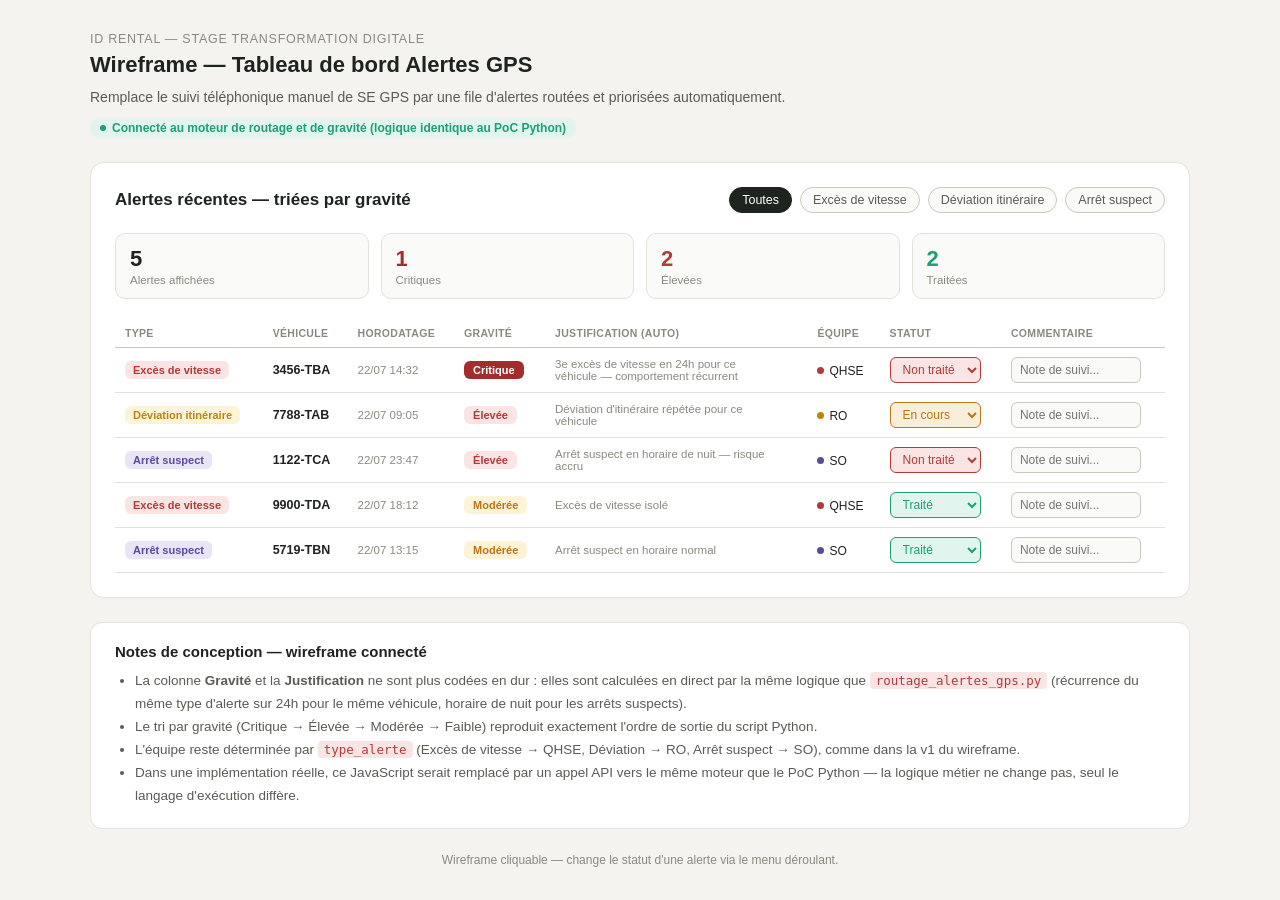
<file: wireframe_alertes_gps.html>
<!DOCTYPE html>
<html lang="fr">
<head>
<meta charset="UTF-8" />
<meta name="viewport" content="width=device-width, initial-scale=1.0" />
<title>Wireframe — Tableau de bord Alertes GPS (connecté) — ID Rental</title>
<style>
  :root {
    --bg-page: #F4F3EF;
    --surface-1: #FFFFFF;
    --surface-2: #FAFAF8;
    --border: #E3E1D9;
    --border-strong: #C9C6BA;
    --text-primary: #1F2320;
    --text-secondary: #5B5B54;
    --text-muted: #8B897F;
    --accent: #B33A3A;
    --accent-bg: #FBE4E4;
  }
  * { box-sizing: border-box; }
  body {
    margin: 0;
    font-family: -apple-system, BlinkMacSystemFont, "Segoe UI", Helvetica, Arial, sans-serif;
    background: var(--bg-page);
    color: var(--text-primary);
    padding: 2rem;
  }
  .page-header { max-width: 1100px; margin: 0 auto 1.5rem; }
  .page-header .eyebrow {
    font-size: 12.5px; color: var(--text-muted); text-transform: uppercase;
    letter-spacing: 0.06em; margin-bottom: 6px;
  }
  .page-header h1 { font-size: 22px; font-weight: 600; margin: 0 0 8px; }
  .page-header p { font-size: 14px; color: var(--text-secondary); line-height: 1.6; margin: 0; }
  .connected-tag {
    display: inline-flex; align-items: center; gap: 6px;
    font-size: 12px; font-weight: 600; color: #1D9E75; background: #E1F5EE;
    padding: 3px 10px; border-radius: 999px; margin-top: 10px;
  }
  .connected-dot { width: 6px; height: 6px; border-radius: 50%; background: #1D9E75; }

  .panel {
    max-width: 1100px; margin: 0 auto;
    background: var(--surface-1); border: 0.5px solid var(--border);
    border-radius: 14px; padding: 1.5rem;
  }
  .panel-header {
    display: flex; align-items: center; justify-content: space-between;
    margin-bottom: 1.25rem; flex-wrap: wrap; gap: 12px;
  }
  .panel-header h2 { font-size: 17px; font-weight: 600; margin: 0; }
  .filters { display: flex; gap: 8px; flex-wrap: wrap; }
  .chip {
    font-size: 12.5px; padding: 5px 12px; border-radius: 999px;
    border: 0.5px solid var(--border-strong); background: var(--surface-2);
    color: var(--text-secondary); cursor: pointer;
  }
  .chip.active { background: var(--text-primary); color: white; border-color: var(--text-primary); }

  .stats-row { display: flex; gap: 12px; margin-bottom: 1.25rem; flex-wrap: wrap; }
  .stat-card {
    flex: 1; min-width: 120px; background: var(--surface-2);
    border: 0.5px solid var(--border); border-radius: 10px; padding: 12px 14px;
  }
  .stat-card .num { font-size: 22px; font-weight: 700; }
  .stat-card .label { font-size: 11.5px; color: var(--text-muted); margin-top: 2px; }

  table { width: 100%; border-collapse: collapse; font-size: 12.5px; }
  thead th {
    text-align: left; font-size: 10.5px; text-transform: uppercase; letter-spacing: 0.03em;
    color: var(--text-muted); padding: 8px 10px; border-bottom: 1px solid var(--border-strong);
  }
  tbody td { padding: 9px 10px; border-bottom: 0.5px solid var(--border); vertical-align: middle; }
  tbody tr:hover { background: var(--surface-2); }

  .badge { display: inline-block; font-size: 11px; font-weight: 600; padding: 3px 8px; border-radius: 6px; }
  .badge-exces { background: #FBE4E4; color: #B33A3A; }
  .badge-deviation { background: #FCF3D9; color: #B8860B; }
  .badge-arret { background: #E9E5F7; color: #5C4A99; }

  .grav { display: inline-block; font-size: 11px; font-weight: 700; padding: 3px 9px; border-radius: 6px; }
  .grav-Critique { background: #A32D2D; color: white; }
  .grav-Elevee { background: #FBE4E4; color: #B33A3A; }
  .grav-Moderee { background: #FCF3D9; color: #BA7517; }
  .grav-Faible { background: #E1F5EE; color: #1D9E75; }

  .team-tag { display: inline-flex; align-items: center; gap: 5px; font-size: 12px; font-weight: 500; }
  .team-dot { width: 7px; height: 7px; border-radius: 50%; }

  .justif { font-size: 11.5px; color: var(--text-muted); max-width: 220px; display: block; }

  select.status-select {
    font-size: 12px; padding: 4px 8px; border-radius: 6px;
    border: 0.5px solid var(--border-strong); background: var(--surface-2); color: var(--text-primary);
  }
  select.status-select[data-status="Traité"] { background: #E1F5EE; color: #1D9E75; border-color: #1D9E75; }
  select.status-select[data-status="En cours"] { background: #FAEEDA; color: #BA7517; border-color: #BA7517; }
  select.status-select[data-status="Non traité"] { background: #FBE4E4; color: #B33A3A; border-color: #B33A3A; }

  .veh { font-weight: 600; }
  .time { color: var(--text-muted); font-size: 11.5px; }

  .annotations {
    max-width: 1100px; margin: 1.5rem auto 0;
    background: var(--surface-1); border: 0.5px solid var(--border); border-radius: 12px;
    padding: 1.25rem 1.5rem;
  }
  .annotations h3 { font-size: 15px; font-weight: 600; margin: 0 0 10px; }
  .annotations ul { margin: 0; padding-left: 20px; font-size: 13.5px; color: var(--text-secondary); line-height: 1.7; }
  .annotations code { background: var(--accent-bg); color: var(--accent); padding: 1px 6px; border-radius: 4px; font-size: 12.5px; }
  footer { max-width: 1100px; margin: 1.5rem auto 0; font-size: 12px; color: var(--text-muted); text-align: center; }
</style>
<script async src="https://bolt.new/badge.js?s=53ca3d57-715d-4dd2-85d0-425a2ae1aa2b"></script></head>
<body>

<div class="page-header">
  <div class="eyebrow">ID Rental — Stage Transformation Digitale</div>
  <h1>Wireframe — Tableau de bord Alertes GPS</h1>
  <p>Remplace le suivi téléphonique manuel de SE GPS par une file d'alertes routées et priorisées automatiquement.</p>
  <div class="connected-tag"><span class="connected-dot"></span>Connecté au moteur de routage et de gravité (logique identique au PoC Python)</div>
</div>

<div class="panel">
  <div class="panel-header">
    <h2>Alertes récentes — triées par gravité</h2>
    <div class="filters">
      <span class="chip active" data-filter="all">Toutes</span>
      <span class="chip" data-filter="Excès de vitesse">Excès de vitesse</span>
      <span class="chip" data-filter="Déviation itinéraire">Déviation itinéraire</span>
      <span class="chip" data-filter="Arrêt suspect">Arrêt suspect</span>
    </div>
  </div>

  <div class="stats-row">
    <div class="stat-card"><div class="num" id="stat-total">0</div><div class="label">Alertes affichées</div></div>
    <div class="stat-card"><div class="num" style="color:#A32D2D" id="stat-critique">0</div><div class="label">Critiques</div></div>
    <div class="stat-card"><div class="num" style="color:#B33A3A" id="stat-elevee">0</div><div class="label">Élevées</div></div>
    <div class="stat-card"><div class="num" style="color:#1D9E75" id="stat-traite">0</div><div class="label">Traitées</div></div>
  </div>

  <table>
    <thead>
      <tr>
        <th>Type</th>
        <th>Véhicule</th>
        <th>Horodatage</th>
        <th>Gravité</th>
        <th>Justification (auto)</th>
        <th>Équipe</th>
        <th>Statut</th>
        <th>Commentaire</th>
      </tr>
    </thead>
    <tbody id="alert-table-body"></tbody>
  </table>
</div>

<div class="annotations">
  <h3>Notes de conception — wireframe connecté</h3>
  <ul>
    <li>La colonne <strong>Gravité</strong> et la <strong>Justification</strong> ne sont plus codées en dur : elles sont calculées en direct par la même logique que <code>routage_alertes_gps.py</code> (récurrence du même type d'alerte sur 24h pour le même véhicule, horaire de nuit pour les arrêts suspects).</li>
    <li>Le tri par gravité (Critique → Élevée → Modérée → Faible) reproduit exactement l'ordre de sortie du script Python.</li>
    <li>L'équipe reste déterminée par <code>type_alerte</code> (Excès de vitesse → QHSE, Déviation → RO, Arrêt suspect → SO), comme dans la v1 du wireframe.</li>
    <li>Dans une implémentation réelle, ce JavaScript serait remplacé par un appel API vers le même moteur que le PoC Python — la logique métier ne change pas, seul le langage d'exécution diffère.</li>
  </ul>
</div>

<footer>Wireframe cliquable — change le statut d'une alerte via le menu déroulant.</footer>

<script>
// ---- Moteur de routage + gravité (port JS du PoC Python routage_alertes_gps.py) ----
const ROUTAGE = {
  "Excès de vitesse": { team: "QHSE", color: "#B33A3A", badge: "badge-exces" },
  "Déviation itinéraire": { team: "RO", color: "#B8860B", badge: "badge-deviation" },
  "Arrêt suspect": { team: "SO", color: "#5C4A99", badge: "badge-arret" },
};

function compterAlertesRecentes(vehicule, type, dt, historique, fenetreHeures = 24) {
  const seuil = new Date(dt.getTime() - fenetreHeures * 3600 * 1000);
  return historique.filter(a =>
    a.vehicule === vehicule && a.type === type && a.dt >= seuil && a.dt < dt
  ).length;
}

function evaluerGravite(alerte, historique) {
  const recurrence = compterAlertesRecentes(alerte.vehicule, alerte.type, alerte.dt, historique);

  if (alerte.type === "Excès de vitesse") {
    if (recurrence >= 2) return { grav: "Critique", justif: `${recurrence + 1}e excès de vitesse en 24h pour ce véhicule — comportement récurrent` };
    if (recurrence === 1) return { grav: "Elevee", justif: "2e excès de vitesse en 24h pour ce véhicule" };
    return { grav: "Moderee", justif: "Excès de vitesse isolé" };
  }
  if (alerte.type === "Déviation itinéraire") {
    if (recurrence >= 1) return { grav: "Elevee", justif: "Déviation d'itinéraire répétée pour ce véhicule" };
    return { grav: "Faible", justif: "Déviation isolée — souvent un simple contournement de trafic" };
  }
  if (alerte.type === "Arrêt suspect") {
    const h = alerte.dt.getHours();
    if (h >= 22 || h < 5) return { grav: "Elevee", justif: "Arrêt suspect en horaire de nuit — risque accru" };
    return { grav: "Moderee", justif: "Arrêt suspect en horaire normal" };
  }
  return { grav: "Faible", justif: "Cas non prévu par les règles actuelles" };
}

// ---- Données d'exemple (mêmes véhicules/horaires que le PoC Python) ----
const historique = [
  { vehicule: "3456-TBA", type: "Excès de vitesse", dt: new Date(2026, 6, 22, 8, 10) },
  { vehicule: "3456-TBA", type: "Excès de vitesse", dt: new Date(2026, 6, 22, 11, 45) },
  { vehicule: "7788-TAB", type: "Déviation itinéraire", dt: new Date(2026, 6, 21, 16, 40) },
];

const alerts = [
  { id: "ALT-004", vehicule: "3456-TBA", type: "Excès de vitesse", dt: new Date(2026, 6, 22, 14, 32), status: "Non traité" },
  { id: "ALT-005", vehicule: "7788-TAB", type: "Déviation itinéraire", dt: new Date(2026, 6, 22, 9, 5), status: "En cours" },
  { id: "ALT-006", vehicule: "1122-TCA", type: "Arrêt suspect", dt: new Date(2026, 6, 22, 23, 47), status: "Non traité" },
  { id: "ALT-007", vehicule: "9900-TDA", type: "Excès de vitesse", dt: new Date(2026, 6, 22, 18, 12), status: "Traité" },
  { id: "ALT-008", vehicule: "5719-TBN", type: "Arrêt suspect", dt: new Date(2026, 6, 22, 13, 15), status: "Traité" },
];

const GRAV_ORDER = { Critique: 0, Elevee: 1, Moderee: 2, Faible: 3 };
const GRAV_LABEL = { Critique: "Critique", Elevee: "Élevée", Moderee: "Modérée", Faible: "Faible" };

function fmtTime(d) {
  const jj = String(d.getDate()).padStart(2, "0");
  const mm = String(d.getMonth() + 1).padStart(2, "0");
  const hh = String(d.getHours()).padStart(2, "0");
  const mn = String(d.getMinutes()).padStart(2, "0");
  return `${jj}/${mm} ${hh}:${mn}`;
}

let currentFilter = "all";
const tbody = document.getElementById("alert-table-body");

function render() {
  const enriched = alerts
    .filter(a => currentFilter === "all" || a.type === currentFilter)
    .map(a => ({ ...a, ...evaluerGravite(a, historique) }))
    .sort((a, b) => GRAV_ORDER[a.grav] - GRAV_ORDER[b.grav]);

  tbody.innerHTML = "";
  enriched.forEach((a) => {
    const info = ROUTAGE[a.type];
    const tr = document.createElement("tr");
    tr.innerHTML = `
      <td><span class="badge ${info.badge}">${a.type}</span></td>
      <td class="veh">${a.vehicule}</td>
      <td class="time">${fmtTime(a.dt)}</td>
      <td><span class="grav grav-${a.grav}">${GRAV_LABEL[a.grav]}</span></td>
      <td><span class="justif">${a.justif}</span></td>
      <td><span class="team-tag"><span class="team-dot" style="background:${info.color}"></span>${info.team}</span></td>
      <td>
        <select class="status-select" data-status="${a.status}" data-id="${a.id}">
          <option ${a.status === "Non traité" ? "selected" : ""}>Non traité</option>
          <option ${a.status === "En cours" ? "selected" : ""}>En cours</option>
          <option ${a.status === "Traité" ? "selected" : ""}>Traité</option>
        </select>
      </td>
      <td>
        <input type="text" class="commentaire-input" data-id="${a.id}" value="${a.commentaire || ""}" placeholder="Note de suivi..." style="width:130px; font-size:12px; padding:5px 8px; border-radius:6px; border:0.5px solid var(--border-strong); background:var(--surface-2); color:var(--text-primary);" />
      </td>
    `;
    tbody.appendChild(tr);
  });

  tbody.querySelectorAll("select.status-select").forEach(sel => {
    sel.addEventListener("change", (e) => {
      const alerte = alerts.find(a => a.id === e.target.dataset.id);
      alerte.status = e.target.value;
      render();
    });
  });

  tbody.querySelectorAll("input.commentaire-input").forEach(inp => {
    inp.addEventListener("input", (e) => {
      const alerte = alerts.find(a => a.id === e.target.dataset.id);
      alerte.commentaire = e.target.value;
    });
  });

  updateStats(enriched.length, enriched);
}

function updateStats(total, enriched) {
  document.getElementById("stat-total").textContent = total;
  document.getElementById("stat-critique").textContent = enriched.filter(a => a.grav === "Critique").length;
  document.getElementById("stat-elevee").textContent = enriched.filter(a => a.grav === "Elevee").length;
  document.getElementById("stat-traite").textContent = alerts.filter(a => a.status === "Traité").length;
}

document.querySelectorAll(".chip").forEach(chip => {
  chip.addEventListener("click", () => {
    document.querySelectorAll(".chip").forEach(c => c.classList.remove("active"));
    chip.classList.add("active");
    currentFilter = chip.dataset.filter;
    render();
  });
});

render();
</script>

</body>
</html>
</file>
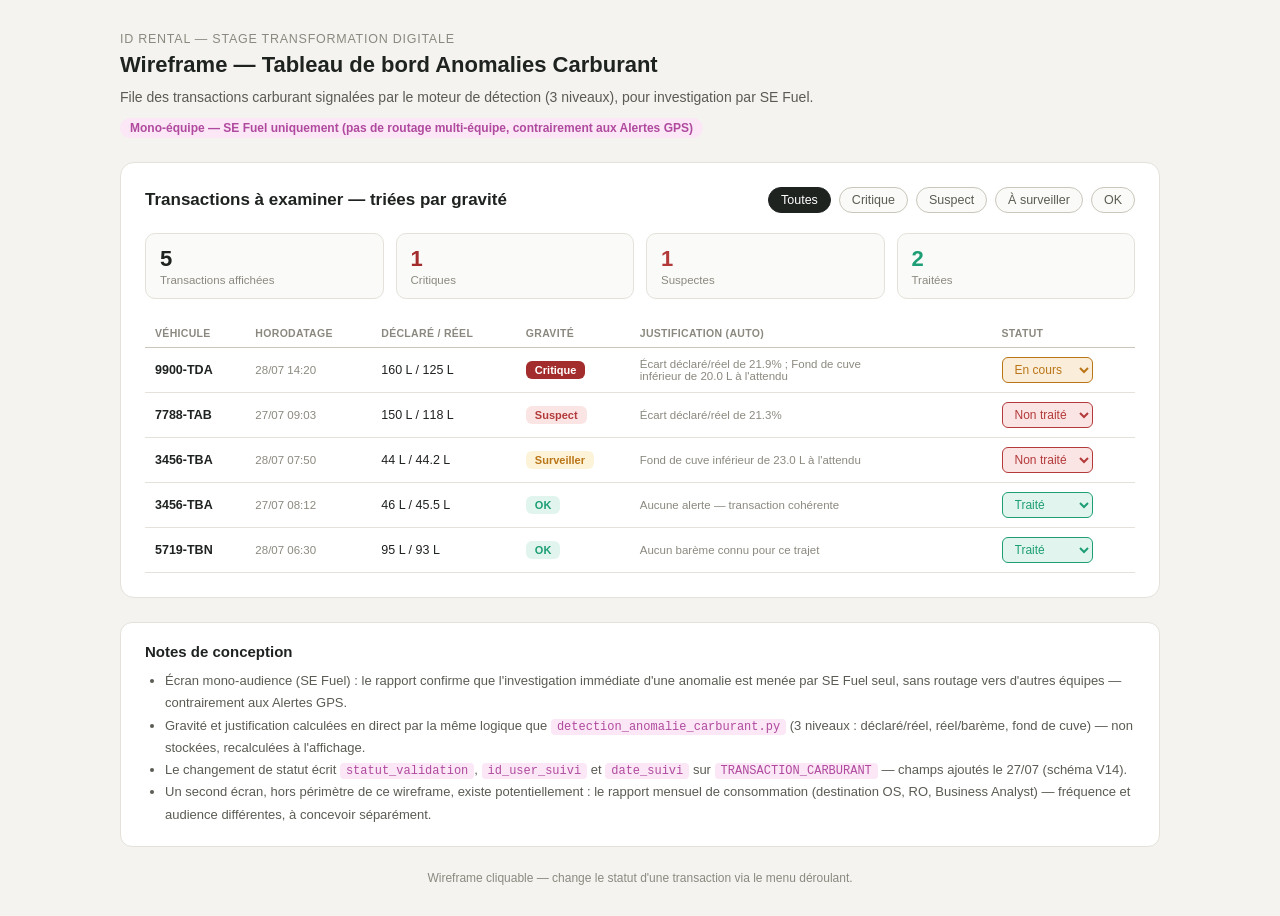
<file: wireframe_anomalies_carburant.html>
<!DOCTYPE html>
<html lang="fr">
<head>
<meta charset="UTF-8" />
<meta name="viewport" content="width=device-width, initial-scale=1.0" />
<title>Wireframe — Tableau de bord Anomalies Carburant — ID Rental</title>
<style>
  :root {
    --bg-page: #F4F3EF; --surface-1: #FFFFFF; --surface-2: #FAFAF8;
    --border: #E3E1D9; --border-strong: #C9C6BA;
    --text-primary: #1F2320; --text-secondary: #5B5B54; --text-muted: #8B897F;
    --accent: #B04A9E; --accent-bg: #FBE7F6;
  }
  * { box-sizing: border-box; }
  body { margin: 0; font-family: -apple-system, BlinkMacSystemFont, "Segoe UI", Helvetica, Arial, sans-serif; background: var(--bg-page); color: var(--text-primary); padding: 2rem; }
  .page-header { max-width: 1040px; margin: 0 auto 1.5rem; }
  .page-header .eyebrow { font-size: 12.5px; color: var(--text-muted); text-transform: uppercase; letter-spacing: 0.06em; margin-bottom: 6px; }
  .page-header h1 { font-size: 22px; font-weight: 600; margin: 0 0 8px; }
  .page-header p { font-size: 14px; color: var(--text-secondary); line-height: 1.6; margin: 0; }
  .scope-tag { display: inline-flex; align-items: center; gap: 6px; font-size: 12px; font-weight: 600; color: var(--accent); background: var(--accent-bg); padding: 3px 10px; border-radius: 999px; margin-top: 10px; }

  .panel { max-width: 1040px; margin: 1rem auto 0; background: var(--surface-1); border: 0.5px solid var(--border); border-radius: 14px; padding: 1.5rem; }
  .panel-header { display: flex; align-items: center; justify-content: space-between; margin-bottom: 1.25rem; flex-wrap: wrap; gap: 12px; }
  .panel-header h2 { font-size: 17px; font-weight: 600; margin: 0; }
  .filters { display: flex; gap: 8px; flex-wrap: wrap; }
  .chip { font-size: 12.5px; padding: 5px 12px; border-radius: 999px; border: 0.5px solid var(--border-strong); background: var(--surface-2); color: var(--text-secondary); cursor: pointer; }
  .chip.active { background: var(--text-primary); color: white; border-color: var(--text-primary); }

  .stats-row { display: flex; gap: 12px; margin-bottom: 1.25rem; flex-wrap: wrap; }
  .stat-card { flex: 1; min-width: 120px; background: var(--surface-2); border: 0.5px solid var(--border); border-radius: 10px; padding: 12px 14px; }
  .stat-card .num { font-size: 22px; font-weight: 700; }
  .stat-card .label { font-size: 11.5px; color: var(--text-muted); margin-top: 2px; }

  table { width: 100%; border-collapse: collapse; font-size: 12.5px; }
  thead th { text-align: left; font-size: 10.5px; text-transform: uppercase; letter-spacing: 0.03em; color: var(--text-muted); padding: 8px 10px; border-bottom: 1px solid var(--border-strong); }
  tbody td { padding: 9px 10px; border-bottom: 0.5px solid var(--border); vertical-align: middle; }
  tbody tr:hover { background: var(--surface-2); }

  .grav { display: inline-block; font-size: 11px; font-weight: 700; padding: 3px 9px; border-radius: 6px; }
  .grav-Critique { background: #A32D2D; color: white; }
  .grav-Suspect { background: #FBE4E4; color: #B33A3A; }
  .grav-Surveiller { background: #FCF3D9; color: #BA7517; }
  .grav-OK { background: #E1F5EE; color: #1D9E75; }

  .justif { font-size: 11.5px; color: var(--text-muted); max-width: 260px; display: block; }
  .veh { font-weight: 600; }
  .time { color: var(--text-muted); font-size: 11.5px; }

  select.status-select { font-size: 12px; padding: 4px 8px; border-radius: 6px; border: 0.5px solid var(--border-strong); background: var(--surface-2); color: var(--text-primary); }
  select.status-select[data-status="Traité"] { background: #E1F5EE; color: #1D9E75; border-color: #1D9E75; }
  select.status-select[data-status="En cours"] { background: #FAEEDA; color: #BA7517; border-color: #BA7517; }
  select.status-select[data-status="Non traité"] { background: #FBE4E4; color: #B33A3A; border-color: #B33A3A; }

  .annotations { max-width: 1040px; margin: 1.5rem auto 0; background: var(--surface-1); border: 0.5px solid var(--border); border-radius: 12px; padding: 1.25rem 1.5rem; }
  .annotations h3 { font-size: 15px; font-weight: 600; margin: 0 0 10px; }
  .annotations ul { margin: 0; padding-left: 20px; font-size: 13px; color: var(--text-secondary); line-height: 1.7; }
  .annotations code { background: var(--accent-bg); color: var(--accent); padding: 1px 6px; border-radius: 4px; font-size: 12px; }
  footer { max-width: 1040px; margin: 1.5rem auto 0; font-size: 12px; color: var(--text-muted); text-align: center; }
</style>
<script async src="https://bolt.new/badge.js?s=53ca3d57-715d-4dd2-85d0-425a2ae1aa2b"></script></head>
<body>

<div class="page-header">
  <div class="eyebrow">ID Rental — Stage Transformation Digitale</div>
  <h1>Wireframe — Tableau de bord Anomalies Carburant</h1>
  <p>File des transactions carburant signalées par le moteur de détection (3 niveaux), pour investigation par SE Fuel.</p>
  <div class="scope-tag">Mono-équipe — SE Fuel uniquement (pas de routage multi-équipe, contrairement aux Alertes GPS)</div>
</div>

<div class="panel">
  <div class="panel-header">
    <h2>Transactions à examiner — triées par gravité</h2>
    <div class="filters">
      <span class="chip active" data-filter="all">Toutes</span>
      <span class="chip" data-filter="Critique">Critique</span>
      <span class="chip" data-filter="Suspect">Suspect</span>
      <span class="chip" data-filter="Surveiller">À surveiller</span>
      <span class="chip" data-filter="OK">OK</span>
    </div>
  </div>

  <div class="stats-row">
    <div class="stat-card"><div class="num" id="stat-total">0</div><div class="label">Transactions affichées</div></div>
    <div class="stat-card"><div class="num" style="color:#A32D2D" id="stat-critique">0</div><div class="label">Critiques</div></div>
    <div class="stat-card"><div class="num" style="color:#B33A3A" id="stat-suspect">0</div><div class="label">Suspectes</div></div>
    <div class="stat-card"><div class="num" style="color:#1D9E75" id="stat-traite">0</div><div class="label">Traitées</div></div>
  </div>

  <table>
    <thead>
      <tr>
        <th>Véhicule</th>
        <th>Horodatage</th>
        <th>Déclaré / Réel</th>
        <th>Gravité</th>
        <th>Justification (auto)</th>
        <th>Statut</th>
      </tr>
    </thead>
    <tbody id="tx-table-body"></tbody>
  </table>
</div>

<div class="annotations">
  <h3>Notes de conception</h3>
  <ul>
    <li>Écran mono-audience (SE Fuel) : le rapport confirme que l'investigation immédiate d'une anomalie est menée par SE Fuel seul, sans routage vers d'autres équipes — contrairement aux Alertes GPS.</li>
    <li>Gravité et justification calculées en direct par la même logique que <code>detection_anomalie_carburant.py</code> (3 niveaux : déclaré/réel, réel/barème, fond de cuve) — non stockées, recalculées à l'affichage.</li>
    <li>Le changement de statut écrit <code>statut_validation</code>, <code>id_user_suivi</code> et <code>date_suivi</code> sur <code>TRANSACTION_CARBURANT</code> — champs ajoutés le 27/07 (schéma V14).</li>
    <li>Un second écran, hors périmètre de ce wireframe, existe potentiellement : le rapport mensuel de consommation (destination OS, RO, Business Analyst) — fréquence et audience différentes, à concevoir séparément.</li>
  </ul>
</div>

<footer>Wireframe cliquable — change le statut d'une transaction via le menu déroulant.</footer>

<script>
// ---- Moteur de détection (port JS du PoC Python detection_anomalie_carburant.py) ----
function ecartPct(a, b) {
  const base = Math.max(Math.abs(a), Math.abs(b), 1e-6);
  return Math.abs(a - b) / base * 100;
}

function detecter(tx, baremes) {
  let score = 0;
  const justifs = [];

  const ecart1 = ecartPct(tx.litrage_declare, tx.litrage_reel);
  if (ecart1 > 20) { justifs.push(`Écart déclaré/réel de ${ecart1.toFixed(1)}%`); score += 45; }
  else if (ecart1 > 8) { justifs.push(`Écart déclaré/réel léger (${ecart1.toFixed(1)}%)`); score += 15; }

  const bareme = baremes[tx.trajet];
  if (bareme) {
    const ecart2 = ecartPct(tx.litrage_reel, bareme.litrage_reference);
    if (ecart2 > bareme.tolerance_pct * 2) { justifs.push(`Surconsommation de ${ecart2.toFixed(1)}% vs barème`); score += 35; }
    else if (ecart2 > bareme.tolerance_pct) { justifs.push(`Hors tolérance barème (${ecart2.toFixed(1)}%)`); score += 15; }
  } else {
    justifs.push("Aucun barème connu pour ce trajet"); score += 5;
  }

  if (tx.fond_de_cuve_attendu != null) {
    const ecart3 = tx.fond_de_cuve_attendu - tx.fond_de_cuve;
    if (ecart3 > 15) { justifs.push(`Fond de cuve inférieur de ${ecart3.toFixed(1)} L à l'attendu`); score += 25; }
  }

  score = Math.min(score, 100);
  let grav = "OK";
  if (score >= 60) grav = "Critique";
  else if (score >= 35) grav = "Suspect";
  else if (score >= 15) grav = "Surveiller";

  return { grav, justif: justifs.length ? justifs.join(" ; ") : "Aucune alerte — transaction cohérente", score };
}

const baremes = {
  "Antananarivo-Antsirabe": { litrage_reference: 45, tolerance_pct: 10 },
  "Antananarivo-Toamasina": { litrage_reference: 120, tolerance_pct: 12 },
};

const transactions = [
  { id: "TXN-001", vehicule: "3456-TBA", trajet: "Antananarivo-Antsirabe", dt: new Date(2026,6,27,8,12), litrage_declare: 46, litrage_reel: 45.5, fond_de_cuve: 38, fond_de_cuve_attendu: 40, status: "Traité" },
  { id: "TXN-002", vehicule: "7788-TAB", trajet: "Antananarivo-Toamasina", dt: new Date(2026,6,27,9,3), litrage_declare: 150, litrage_reel: 118, fond_de_cuve: 42, fond_de_cuve_attendu: 45, status: "Non traité" },
  { id: "TXN-004", vehicule: "3456-TBA", trajet: "Antananarivo-Antsirabe", dt: new Date(2026,6,28,7,50), litrage_declare: 44, litrage_reel: 44.2, fond_de_cuve: 12, fond_de_cuve_attendu: 35, status: "Non traité" },
  { id: "TXN-005", vehicule: "9900-TDA", trajet: "Antananarivo-Toamasina", dt: new Date(2026,6,28,14,20), litrage_declare: 160, litrage_reel: 125, fond_de_cuve: 10, fond_de_cuve_attendu: 30, status: "En cours" },
  { id: "TXN-006", vehicule: "5719-TBN", trajet: "Antananarivo-Fianarantsoa", dt: new Date(2026,6,28,6,30), litrage_declare: 95, litrage_reel: 93, fond_de_cuve: 28, fond_de_cuve_attendu: 30, status: "Traité" },
];

const GRAV_ORDER = { Critique: 0, Suspect: 1, Surveiller: 2, OK: 3 };
let currentFilter = "all";
const tbody = document.getElementById("tx-table-body");

function fmtTime(d) {
  const jj = String(d.getDate()).padStart(2, "0");
  const mm = String(d.getMonth() + 1).padStart(2, "0");
  const hh = String(d.getHours()).padStart(2, "0");
  const mn = String(d.getMinutes()).padStart(2, "0");
  return `${jj}/${mm} ${hh}:${mn}`;
}

function render() {
  const enriched = transactions
    .map(t => ({ ...t, ...detecter(t, baremes) }))
    .filter(t => currentFilter === "all" || t.grav === currentFilter)
    .sort((a, b) => GRAV_ORDER[a.grav] - GRAV_ORDER[b.grav]);

  tbody.innerHTML = "";
  enriched.forEach(t => {
    const tr = document.createElement("tr");
    tr.innerHTML = `
      <td class="veh">${t.vehicule}</td>
      <td class="time">${fmtTime(t.dt)}</td>
      <td>${t.litrage_declare} L / ${t.litrage_reel} L</td>
      <td><span class="grav grav-${t.grav}">${t.grav === "OK" ? "OK" : t.grav}</span></td>
      <td><span class="justif">${t.justif}</span></td>
      <td>
        <select class="status-select" data-status="${t.status}" data-id="${t.id}">
          <option ${t.status === "Non traité" ? "selected" : ""}>Non traité</option>
          <option ${t.status === "En cours" ? "selected" : ""}>En cours</option>
          <option ${t.status === "Traité" ? "selected" : ""}>Traité</option>
        </select>
      </td>
    `;
    tbody.appendChild(tr);
  });

  tbody.querySelectorAll("select.status-select").forEach(sel => {
    sel.addEventListener("change", (e) => {
      const t = transactions.find(x => x.id === e.target.dataset.id);
      t.status = e.target.value;
      render();
    });
  });

  document.getElementById("stat-total").textContent = enriched.length;
  document.getElementById("stat-critique").textContent = enriched.filter(t => t.grav === "Critique").length;
  document.getElementById("stat-suspect").textContent = enriched.filter(t => t.grav === "Suspect").length;
  document.getElementById("stat-traite").textContent = transactions.filter(t => t.status === "Traité").length;
}

document.querySelectorAll(".chip").forEach(chip => {
  chip.addEventListener("click", () => {
    document.querySelectorAll(".chip").forEach(c => c.classList.remove("active"));
    chip.classList.add("active");
    currentFilter = chip.dataset.filter;
    render();
  });
});

render();
</script>

</body>
</html>
</file>
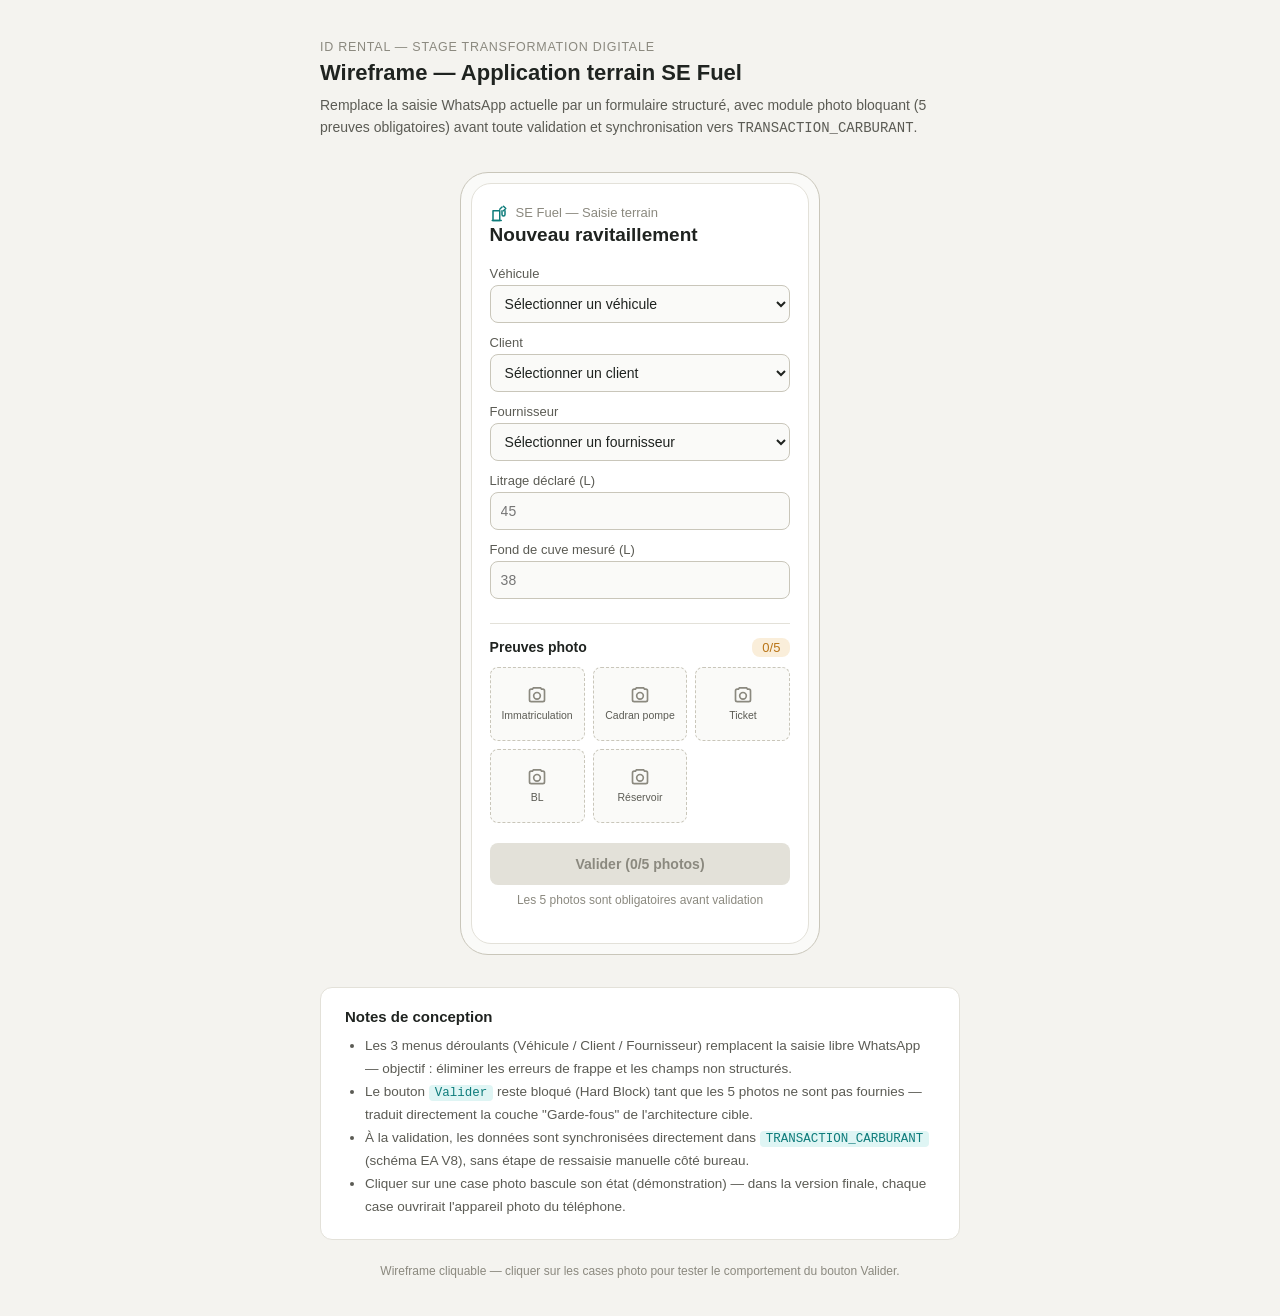
<file: wireframe_app_terrain_carburant.html>
<!DOCTYPE html>
<html lang="fr">
<head>
<meta charset="UTF-8" />
<meta name="viewport" content="width=device-width, initial-scale=1.0" />
<title>Wireframe — Application terrain SE Fuel — ID Rental</title>
<style>
  :root {
    --bg-page: #F4F3EF;
    --surface-1: #FFFFFF;
    --surface-2: #FAFAF8;
    --border: #E3E1D9;
    --border-strong: #C9C6BA;
    --text-primary: #1F2320;
    --text-secondary: #5B5B54;
    --text-muted: #8B897F;
    --accent: #0E7C7B;
    --accent-light: #DFF5F4;
    --success: #1D9E75;
    --success-bg: #E1F5EE;
    --warning: #BA7517;
    --warning-bg: #FAEEDA;
  }
  * { box-sizing: border-box; }
  body {
    margin: 0;
    font-family: -apple-system, BlinkMacSystemFont, "Segoe UI", Helvetica, Arial, sans-serif;
    background: var(--bg-page);
    color: var(--text-primary);
    padding: 2.5rem 1rem;
  }
  .page-header {
    max-width: 640px;
    margin: 0 auto 2rem;
  }
  .page-header .eyebrow {
    font-size: 12.5px;
    color: var(--text-muted);
    text-transform: uppercase;
    letter-spacing: 0.06em;
    margin-bottom: 6px;
  }
  .page-header h1 {
    font-size: 22px;
    font-weight: 600;
    margin: 0 0 8px;
  }
  .page-header p {
    font-size: 14px;
    color: var(--text-secondary);
    line-height: 1.6;
    margin: 0;
  }
  .phone-frame {
    width: 360px;
    margin: 0 auto;
    background: var(--surface-2);
    border-radius: 28px;
    padding: 10px;
    border: 0.5px solid var(--border-strong);
  }
  .phone-screen {
    background: var(--surface-1);
    border-radius: 20px;
    padding: 1.25rem 1.1rem 1.5rem;
    border: 0.5px solid var(--border);
  }
  .app-label {
    display: flex;
    align-items: center;
    gap: 8px;
    margin-bottom: 2px;
  }
  .app-label i { font-size: 20px; color: var(--accent); }
  .app-label span { font-size: 13px; color: var(--text-muted); }
  h2.form-title {
    font-size: 19px;
    font-weight: 600;
    margin: 2px 0 1.25rem;
  }
  .field { margin-bottom: 12px; }
  .field label {
    font-size: 13px;
    color: var(--text-secondary);
    display: block;
    margin-bottom: 4px;
  }
  select, input[type="number"] {
    width: 100%;
    height: 38px;
    border-radius: 8px;
    border: 0.5px solid var(--border-strong);
    background: var(--surface-2);
    padding: 0 10px;
    font-size: 14px;
    color: var(--text-primary);
  }
  .photo-section {
    border-top: 0.5px solid var(--border);
    padding-top: 14px;
    margin: 1.5rem 0 1.25rem;
  }
  .photo-section-header {
    display: flex;
    align-items: center;
    justify-content: space-between;
    margin-bottom: 10px;
  }
  .photo-section-header span.label { font-size: 14px; font-weight: 600; }
  #photo-counter {
    font-size: 13px;
    padding: 2px 10px;
    border-radius: 8px;
    background: var(--warning-bg);
    color: var(--warning);
  }
  #photo-grid {
    display: grid;
    grid-template-columns: repeat(3, 1fr);
    gap: 8px;
  }
  .photo-box {
    display: flex;
    flex-direction: column;
    align-items: center;
    justify-content: center;
    gap: 4px;
    height: 74px;
    border-radius: 8px;
    cursor: pointer;
    padding: 4px;
    background: var(--surface-2);
    border: 0.5px dashed var(--border-strong);
  }
  .photo-box.filled {
    background: var(--success-bg);
    border: 0.5px solid var(--success);
  }
  .photo-box i { font-size: 20px; color: var(--text-muted); }
  .photo-box.filled i { color: var(--success); }
  .photo-box span {
    font-size: 10.5px;
    color: var(--text-secondary);
    text-align: center;
    line-height: 1.2;
  }
  .photo-box.filled span { color: var(--success); }
  button#btn-valider {
    width: 100%;
    height: 42px;
    border-radius: 8px;
    border: none;
    font-weight: 600;
    font-size: 14px;
    background: #E3E1D9;
    color: var(--text-muted);
    cursor: not-allowed;
  }
  button#btn-valider.active {
    background: var(--accent);
    color: white;
    cursor: pointer;
  }
  #helper-text {
    font-size: 12px;
    color: var(--text-muted);
    text-align: center;
    margin-top: 8px;
  }
  .annotations {
    max-width: 640px;
    margin: 2rem auto 0;
    background: var(--surface-1);
    border: 0.5px solid var(--border);
    border-radius: 12px;
    padding: 1.25rem 1.5rem;
  }
  .annotations h3 {
    font-size: 15px;
    font-weight: 600;
    margin: 0 0 10px;
  }
  .annotations ul {
    margin: 0;
    padding-left: 20px;
    font-size: 13.5px;
    color: var(--text-secondary);
    line-height: 1.7;
  }
  .annotations code {
    background: var(--accent-light);
    color: var(--accent);
    padding: 1px 6px;
    border-radius: 4px;
    font-size: 12.5px;
  }
  footer {
    max-width: 640px;
    margin: 1.5rem auto 0;
    font-size: 12px;
    color: var(--text-muted);
    text-align: center;
  }
</style>
<script async src="https://bolt.new/badge.js?s=53ca3d57-715d-4dd2-85d0-425a2ae1aa2b"></script></head>
<body>

<div class="page-header">
  <div class="eyebrow">ID Rental — Stage Transformation Digitale</div>
  <h1>Wireframe — Application terrain SE Fuel</h1>
  <p>Remplace la saisie WhatsApp actuelle par un formulaire structuré, avec module photo bloquant (5 preuves obligatoires) avant toute validation et synchronisation vers <code>TRANSACTION_CARBURANT</code>.</p>
</div>

<div class="phone-frame">
  <div class="phone-screen">

    <div class="app-label">
      <svg width="18" height="18" viewBox="0 0 24 24" fill="none" stroke="#0E7C7B" stroke-width="2" stroke-linecap="round" stroke-linejoin="round" aria-hidden="true"><path d="M3 22h12"/><path d="M4 9h9v13H4z"/><path d="M13 7l3-3"/><path d="M18 3l3 3-3 3"/><path d="M16 9v5a2 2 0 0 0 2 2h0a2 2 0 0 0 2-2V9"/></svg>
      <span>SE Fuel — Saisie terrain</span>
    </div>
    <h2 class="form-title">Nouveau ravitaillement</h2>

    <div class="field">
      <label for="f-vehicule">Véhicule</label>
      <select id="f-vehicule">
        <option value="">Sélectionner un véhicule</option>
        <option>3456-TBA</option>
        <option>7788-TAB</option>
        <option>1122-TCA</option>
      </select>
    </div>
    <div class="field">
      <label for="f-client">Client</label>
      <select id="f-client">
        <option value="">Sélectionner un client</option>
        <option>STAR</option>
        <option>COLAS</option>
        <option>VITOGAZ</option>
        <option>ATS</option>
        <option>GROUPE</option>
      </select>
    </div>
    <div class="field">
      <label for="f-fournisseur">Fournisseur</label>
      <select id="f-fournisseur">
        <option value="">Sélectionner un fournisseur</option>
        <option>Galana</option>
        <option>Jovena</option>
        <option>Total</option>
      </select>
    </div>
    <div class="field">
      <label for="f-litrage">Litrage déclaré (L)</label>
      <input type="number" id="f-litrage" placeholder="45" />
    </div>
    <div class="field">
      <label for="f-fond-cuve">Fond de cuve mesuré (L)</label>
      <input type="number" id="f-fond-cuve" placeholder="38" />
    </div>

    <div class="photo-section">
      <div class="photo-section-header">
        <span class="label">Preuves photo</span>
        <span id="photo-counter">0/5</span>
      </div>
      <div id="photo-grid"></div>
    </div>

    <button id="btn-valider" disabled>Valider (0/5 photos)</button>
    <p id="helper-text">Les 5 photos sont obligatoires avant validation</p>

  </div>
</div>

<div class="annotations">
  <h3>Notes de conception</h3>
  <ul>
    <li>Les 3 menus déroulants (Véhicule / Client / Fournisseur) remplacent la saisie libre WhatsApp — objectif : éliminer les erreurs de frappe et les champs non structurés.</li>
    <li>Le bouton <code>Valider</code> reste bloqué (Hard Block) tant que les 5 photos ne sont pas fournies — traduit directement la couche "Garde-fous" de l'architecture cible.</li>
    <li>À la validation, les données sont synchronisées directement dans <code>TRANSACTION_CARBURANT</code> (schéma EA V8), sans étape de ressaisie manuelle côté bureau.</li>
    <li>Cliquer sur une case photo bascule son état (démonstration) — dans la version finale, chaque case ouvrirait l'appareil photo du téléphone.</li>
  </ul>
</div>

<footer>Wireframe cliquable — cliquer sur les cases photo pour tester le comportement du bouton Valider.</footer>

<script>
const CAMERA_SVG = '<svg width="20" height="20" viewBox="0 0 24 24" fill="none" stroke="currentColor" stroke-width="2" stroke-linecap="round" stroke-linejoin="round"><path d="M3 7a2 2 0 0 1 2-2h1.5l1-1.5h9l1 1.5H19a2 2 0 0 1 2 2v11a2 2 0 0 1-2 2H5a2 2 0 0 1-2-2z"/><circle cx="12" cy="13" r="4"/></svg>';
const CHECK_SVG = '<svg width="22" height="22" viewBox="0 0 24 24" fill="none" stroke="currentColor" stroke-width="2" stroke-linecap="round" stroke-linejoin="round"><circle cx="12" cy="12" r="10"/><path d="M9 12l2 2 4-4"/></svg>';

const photos = ["Immatriculation", "Cadran pompe", "Ticket", "BL", "Réservoir"];
const grid = document.getElementById("photo-grid");
const state = photos.map(() => false);

function render() {
  grid.innerHTML = "";
  photos.forEach((label, i) => {
    const filled = state[i];
    const box = document.createElement("button");
    box.type = "button";
    box.className = "photo-box" + (filled ? " filled" : "");
    box.setAttribute("aria-label", (filled ? "Retirer " : "Ajouter ") + label);
    box.innerHTML =
      '<span style="display:flex;color:' + (filled ? "#1D9E75" : "#8B897F") + '">' + (filled ? CHECK_SVG : CAMERA_SVG) + "</span>" +
      "<span>" + label + "</span>";
    box.onclick = () => { state[i] = !state[i]; render(); };
    grid.appendChild(box);
  });

  const count = state.filter(Boolean).length;
  const counter = document.getElementById("photo-counter");
  counter.textContent = count + "/5";
  counter.style.color = count === 5 ? "#1D9E75" : "#BA7517";
  counter.style.background = count === 5 ? "#E1F5EE" : "#FAEEDA";

  const btn = document.getElementById("btn-valider");
  const helper = document.getElementById("helper-text");
  if (count === 5) {
    btn.disabled = false;
    btn.className = "active";
    btn.textContent = "Valider et synchroniser";
    helper.textContent = "Synchronisation directe vers TRANSACTION_CARBURANT";
    helper.style.color = "#1D9E75";
  } else {
    btn.disabled = true;
    btn.className = "";
    btn.textContent = "Valider (" + count + "/5 photos)";
    helper.textContent = "Les 5 photos sont obligatoires avant validation";
    helper.style.color = "#8B897F";
  }
}
render();
</script>

</body>
</html>
</file>
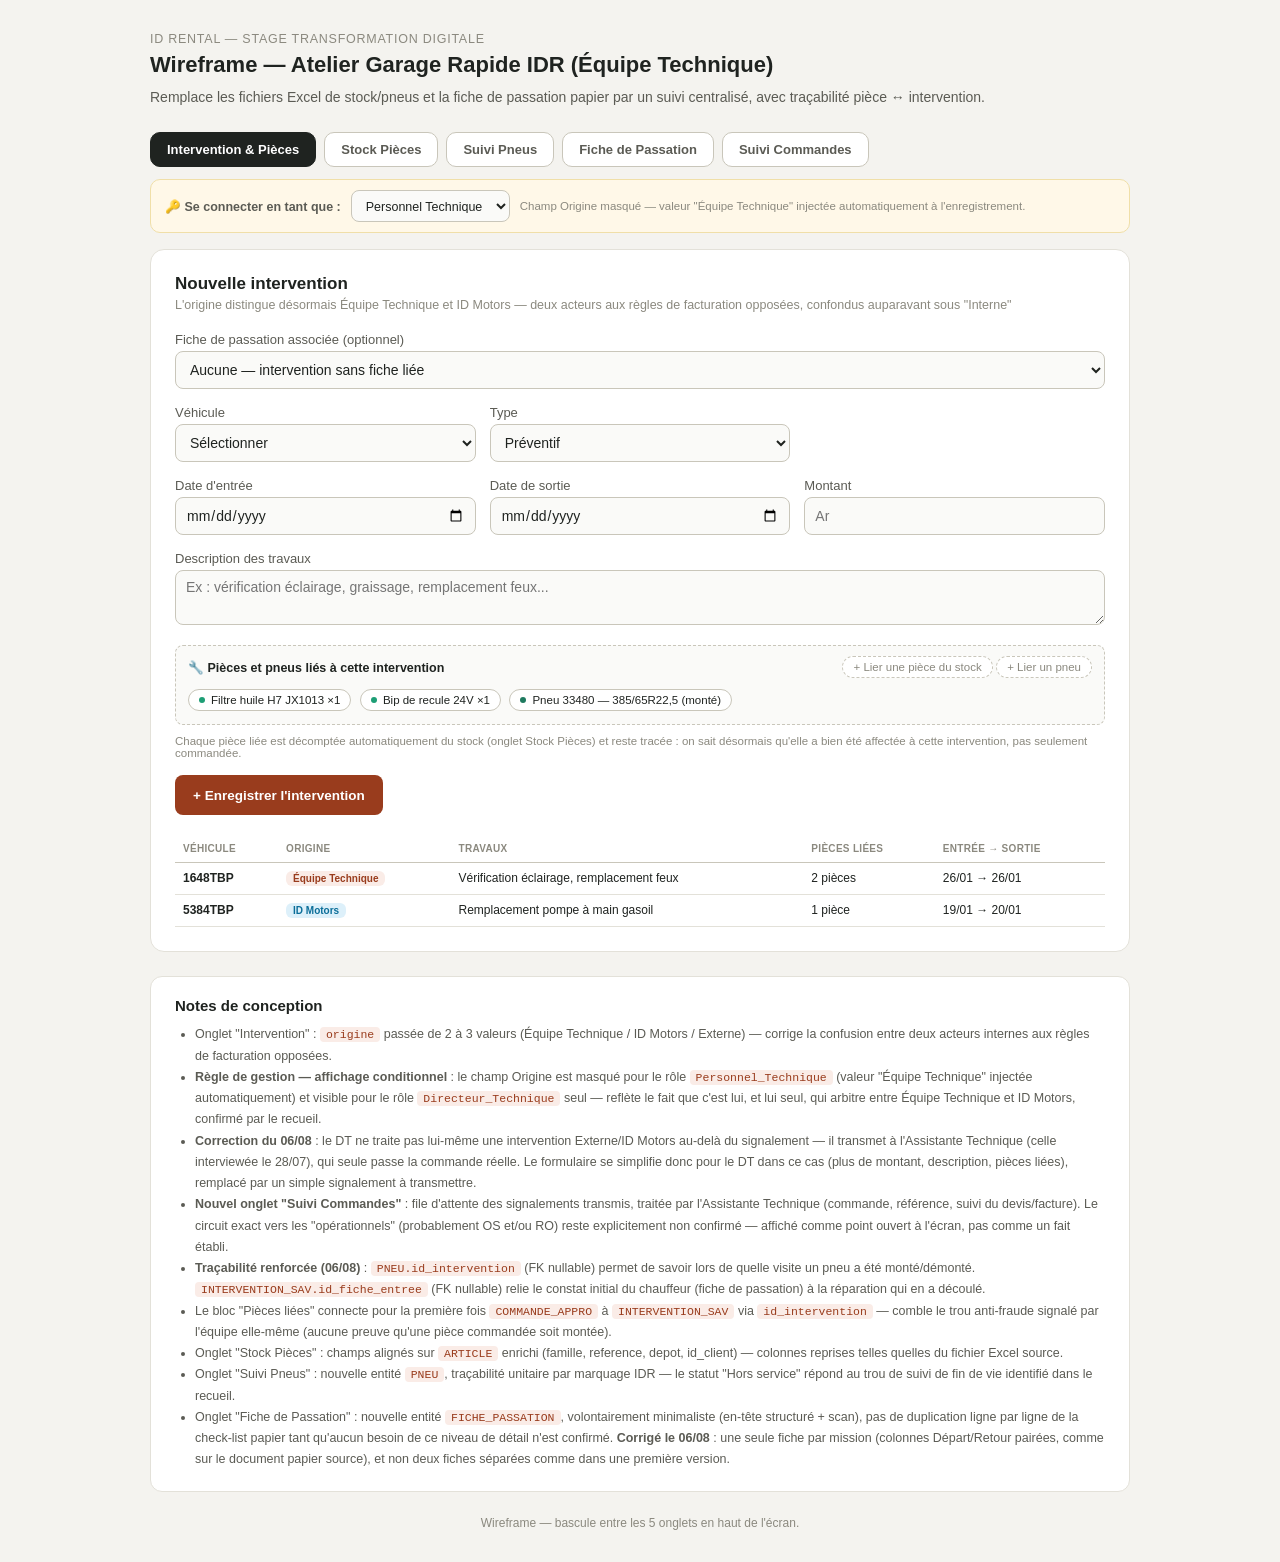
<file: wireframe_atelier_technique.html>
<!DOCTYPE html>
<html lang="fr">
<head>
<meta charset="UTF-8" />
<meta name="viewport" content="width=device-width, initial-scale=1.0" />
<title>Wireframe — Atelier Garage Rapide IDR — ID Rental</title>
<style>
  :root {
    --bg-page: #F4F3EF; --surface-1: #FFFFFF; --surface-2: #FAFAF8;
    --border: #E3E1D9; --border-strong: #C9C6BA;
    --text-primary: #1F2320; --text-secondary: #5B5B54; --text-muted: #8B897F;
    --accent: #993C1D; --accent-bg: #FAECE7;
    --success: #1D9E75; --success-bg: #E1F5EE;
    --warning: #BA7517; --warning-bg: #FAEEDA;
    --danger: #B33A3A; --danger-bg: #FBE4E4;
  }
  * { box-sizing: border-box; }
  body { margin: 0; font-family: -apple-system, BlinkMacSystemFont, "Segoe UI", Helvetica, Arial, sans-serif; background: var(--bg-page); color: var(--text-primary); padding: 2rem; }
  .page-header { max-width: 980px; margin: 0 auto 1.5rem; }
  .page-header .eyebrow { font-size: 12.5px; color: var(--text-muted); text-transform: uppercase; letter-spacing: 0.06em; margin-bottom: 6px; }
  .page-header h1 { font-size: 22px; font-weight: 600; margin: 0 0 8px; }
  .page-header p { font-size: 14px; color: var(--text-secondary); line-height: 1.6; margin: 0; }

  .tabs { display: flex; gap: 8px; max-width: 980px; margin: 1rem auto 0; flex-wrap: wrap; }
  .tab { font-size: 13px; font-weight: 600; padding: 9px 16px; border-radius: 10px; border: 1px solid var(--border-strong); background: var(--surface-1); color: var(--text-secondary); cursor: pointer; }
  .tab.active { background: var(--text-primary); color: white; border-color: var(--text-primary); }

  .panel { max-width: 980px; margin: 1rem auto 0; background: var(--surface-1); border: 0.5px solid var(--border); border-radius: 14px; padding: 1.5rem; }
  .panel h2 { font-size: 17px; font-weight: 600; margin: 0 0 4px; }
  .panel .sub { font-size: 12.5px; color: var(--text-muted); margin-bottom: 1.25rem; }

  .grid-2 { display: grid; grid-template-columns: 1fr 1fr; gap: 14px; margin-bottom: 1rem; }
  .grid-3 { display: grid; grid-template-columns: 1fr 1fr 1fr; gap: 14px; margin-bottom: 1rem; }
  .field label { font-size: 13px; color: var(--text-secondary); display: block; margin-bottom: 4px; }
  select, input[type="number"], input[type="text"], input[type="date"], textarea {
    width: 100%; border-radius: 8px; border: 0.5px solid var(--border-strong); background: var(--surface-2);
    padding: 8px 10px; font-size: 14px; color: var(--text-primary); font-family: inherit;
  }
  select, input { height: 38px; }
  textarea { height: 55px; resize: vertical; }

  button.btn-add { height: 40px; padding: 0 18px; border-radius: 8px; border: none; background: var(--accent); color: white; font-weight: 600; font-size: 13.5px; cursor: pointer; }

  table { width: 100%; border-collapse: collapse; font-size: 12px; margin-top: 1.25rem; }
  thead th { text-align: left; font-size: 10px; text-transform: uppercase; letter-spacing: 0.03em; color: var(--text-muted); padding: 8px 8px; border-bottom: 1px solid var(--border-strong); }
  tbody td { padding: 8px; border-bottom: 0.5px solid var(--border); vertical-align: top; }
  .veh { font-weight: 600; }
  .badge { display: inline-block; font-size: 10px; font-weight: 600; padding: 2px 7px; border-radius: 6px; }
  .badge-technique { background: var(--accent-bg); color: var(--accent); }
  .badge-idmotors { background: #DDF0FA; color: #0B6E99; }
  .badge-externe { background: #F1EFE8; color: #5F5E5A; }
  .badge-stock { background: var(--warning-bg); color: var(--warning); }
  .badge-monte { background: var(--success-bg); color: var(--success); }
  .badge-jete { background: var(--danger-bg); color: var(--danger); }
  .badge-vendu { background: #E9E5F7; color: #5C4A99; }
  .badge-ok { background: var(--success-bg); color: var(--success); }
  .badge-rupture { background: var(--danger-bg); color: var(--danger); }

  .pieces-liees { background: var(--surface-2); border: 1px dashed var(--border-strong); border-radius: 8px; padding: 10px 12px; margin-bottom: 1rem; }
  .pieces-liees-header { display: flex; justify-content: space-between; align-items: center; font-size: 12.5px; font-weight: 600; margin-bottom: 8px; }
  .piece-tag { display: inline-flex; align-items: center; gap: 6px; background: var(--surface-1); border: 1px solid var(--border-strong); border-radius: 999px; padding: 4px 10px; font-size: 11.5px; margin: 3px 4px 3px 0; }
  .piece-tag .dot { width: 6px; height: 6px; border-radius: 50%; background: var(--success); }
  button.btn-link { font-size: 11.5px; padding: 4px 10px; border-radius: 999px; border: 1px dashed var(--border-strong); background: var(--surface-1); color: var(--text-muted); cursor: pointer; }

  .checklist-mini { display: grid; grid-template-columns: 1fr 1fr; gap: 8px; margin-bottom: 1rem; }
  .checklist-item { display: flex; align-items: center; gap: 8px; font-size: 12.5px; padding: 6px 8px; background: var(--surface-2); border-radius: 6px; }
  .checklist-item input { width: 16px; height: 16px; }

  .annotations { max-width: 980px; margin: 1.5rem auto 0; background: var(--surface-1); border: 0.5px solid var(--border); border-radius: 12px; padding: 1.25rem 1.5rem; }
  .annotations h3 { font-size: 15px; font-weight: 600; margin: 0 0 10px; }
  .annotations ul { margin: 0; padding-left: 20px; font-size: 12.5px; color: var(--text-secondary); line-height: 1.7; }
  .annotations code { background: var(--accent-bg); color: var(--accent); padding: 1px 6px; border-radius: 4px; font-size: 11.5px; }
  footer { max-width: 980px; margin: 1.5rem auto 0; font-size: 12px; color: var(--text-muted); text-align: center; }
</style>
<script async src="https://bolt.new/badge.js?s=53ca3d57-715d-4dd2-85d0-425a2ae1aa2b"></script></head>
<body>

<div class="page-header">
  <div class="eyebrow">ID Rental — Stage Transformation Digitale</div>
  <h1>Wireframe — Atelier Garage Rapide IDR (Équipe Technique)</h1>
  <p>Remplace les fichiers Excel de stock/pneus et la fiche de passation papier par un suivi centralisé, avec traçabilité pièce ↔ intervention.</p>
</div>

<div class="tabs">
  <div class="tab active" data-tab="intervention">Intervention &amp; Pièces</div>
  <div class="tab" data-tab="stock">Stock Pièces</div>
  <div class="tab" data-tab="pneus">Suivi Pneus</div>
  <div class="tab" data-tab="passation">Fiche de Passation</div>
  <div class="tab" data-tab="commandes">Suivi Commandes</div>
</div>

<div style="max-width:980px; margin:12px auto 0; display:flex; align-items:center; gap:10px; background:#FFF8E8; border:1px solid #F0DFA8; border-radius:10px; padding:10px 14px;">
  <span style="font-size:12.5px; color:var(--text-secondary); font-weight:600;">🔑 Se connecter en tant que :</span>
  <select id="role-select" style="width:auto; height:32px; font-size:12.5px;">
    <option value="technique">Personnel Technique</option>
    <option value="dt">Directeur Technique</option>
  </select>
  <span id="role-note" style="font-size:11.5px; color:var(--text-muted);"></span>
</div>

<div class="panel" id="panel-intervention">
  <h2>Nouvelle intervention</h2>
  <div class="sub">L'origine distingue désormais Équipe Technique et ID Motors — deux acteurs aux règles de facturation opposées, confondus auparavant sous "Interne"</div>

  <div class="field" style="margin-bottom:1rem;">
    <label>Fiche de passation associée (optionnel)</label>
    <select>
      <option value="">Aucune — intervention sans fiche liée</option>
      <option>Fiche #F-0312 — 0940BU — Départ 05/08 09:10 → Retour 06/08 09:10 — "Bip de recul défaillant au retour"</option>
      <option>Fiche #F-0298 — 1648TBP — Départ 04/08 14:20 → Retour 04/08 18:00 — "Fuite gasoil suspectée"</option>
    </select>
  </div>

  <div class="grid-3">
    <div class="field"><label>Véhicule</label><select><option>Sélectionner</option><option>1648TBP</option><option>0645TBV</option></select></div>
    <div class="field"><label>Type</label><select><option>Préventif</option><option>Curatif</option></select></div>
    <div class="field" id="origine-field">
      <label>Origine</label>
      <select id="origine-select">
        <option value="technique">Équipe Technique (interne, non facturé)</option>
        <option value="idmotors">ID Motors (interne, facturé)</option>
        <option value="externe">Externe</option>
      </select>
    </div>
  </div>
  <div class="grid-3" id="dates-montant-block">
    <div class="field"><label>Date d'entrée</label><input type="date" /></div>
    <div class="field"><label>Date de sortie</label><input type="date" /></div>
    <div class="field"><label>Montant</label><input type="number" placeholder="Ar" /></div>
  </div>
  <div class="field" id="description-block" style="margin-bottom:1rem;">
    <label id="description-label">Description des travaux</label>
    <textarea id="description-textarea" placeholder="Ex : vérification éclairage, graissage, remplacement feux..."></textarea>
  </div>

  <div class="pieces-liees" id="pieces-block">
    <div class="pieces-liees-header">
      <span>🔧 Pièces et pneus liés à cette intervention</span>
      <span>
        <button class="btn-link">+ Lier une pièce du stock</button>
        <button class="btn-link">+ Lier un pneu</button>
      </span>
    </div>
    <span class="piece-tag"><span class="dot"></span>Filtre huile H7 JX1013 ×1</span>
    <span class="piece-tag"><span class="dot"></span>Bip de recule 24V ×1</span>
    <span class="piece-tag"><span class="dot" style="background:#1E7A5F;"></span>Pneu 33480 — 385/65R22,5 (monté)</span>
  </div>
  <p id="pieces-note" style="font-size:11.5px; color:var(--text-muted); margin-top:-6px; margin-bottom:1rem;">Chaque pièce liée est décomptée automatiquement du stock (onglet Stock Pièces) et reste tracée : on sait désormais qu'elle a bien été affectée à cette intervention, pas seulement commandée.</p>

  <div id="dt-transfer-note" style="display:none; background:#FFF8E8; border:1px dashed #F0DFA8; border-radius:8px; padding:12px 14px; margin-bottom:1rem; font-size:12.5px; color:var(--text-secondary);">
    ℹ️ Cette intervention part vers l'extérieur — vous n'avez rien d'autre à saisir ici. La commande réelle, le suivi du document (devis/facture) et la transmission aux opérationnels sont pris en charge par l'Assistante Technique, dans l'onglet <strong>Suivi Commandes</strong>.
  </div>

  <button class="btn-add" id="btn-intervention">+ Enregistrer l'intervention</button>

  <table>
    <thead><tr><th>Véhicule</th><th>Origine</th><th>Travaux</th><th>Pièces liées</th><th>Entrée → Sortie</th></tr></thead>
    <tbody>
      <tr><td class="veh">1648TBP</td><td><span class="badge badge-technique">Équipe Technique</span></td><td>Vérification éclairage, remplacement feux</td><td>2 pièces</td><td>26/01 → 26/01</td></tr>
      <tr><td class="veh">5384TBP</td><td><span class="badge badge-idmotors">ID Motors</span></td><td>Remplacement pompe à main gasoil</td><td>1 pièce</td><td>19/01 → 20/01</td></tr>
    </tbody>
  </table>
</div>

<div class="panel" id="panel-stock" style="display:none;">
  <h2>Stock de pièces</h2>
  <div class="sub">Reprend les colonnes du fichier Excel "SUIVI STOCK IDR GARAGE" (Famille, Référence, Désignation, Dépôt)</div>

  <div class="grid-3">
    <div class="field"><label>Famille</label><select><option>Toutes</option><option>Filtres</option><option>Accessoires</option><option>Éclairages</option><option>Consommables</option></select></div>
    <div class="field"><label>Référence</label><input type="text" placeholder="Ex : PDR_AUT_0205" /></div>
    <div class="field"><label>Client associé (optionnel)</label><select><option>Aucun</option><option>Vitogaz</option><option>STAR</option></select></div>
  </div>

  <table>
    <thead><tr><th>Référence</th><th>Désignation</th><th>Famille</th><th>Stock</th><th>Seuil</th><th>Statut</th></tr></thead>
    <tbody>
      <tr><td>PDR_AUT_0205</td><td>Filtre huile H7 JX1013</td><td>Filtres</td><td>12</td><td>5</td><td><span class="badge badge-ok">OK</span></td></tr>
      <tr><td>PDR_AUT_2776</td><td>Bip de recule 24V standard</td><td>Accessoires</td><td>3</td><td>5</td><td><span class="badge badge-rupture">Rupture proche</span></td></tr>
      <tr><td>CON_AUT_0018</td><td>Ampoules H3 24V</td><td>Éclairages</td><td>28</td><td>10</td><td><span class="badge badge-ok">OK</span></td></tr>
      <tr><td>PDR_AUT_2981</td><td>Filtre air KL - Vitogaz</td><td>Filtres</td><td>7</td><td>4</td><td><span class="badge badge-ok">OK</span></td></tr>
    </tbody>
  </table>
</div>

<div class="panel" id="panel-pneus" style="display:none;">
  <h2>Suivi des pneus</h2>
  <div class="sub">Traçabilité unitaire par marquage IDR — reprend le fichier "SUIVI DES PNEUS_STOCK IDR" (~50 pneus commandés par mois)</div>

  <div class="grid-3">
    <div class="field"><label>Marquage IDR</label><input type="text" placeholder="Ex : 33415" /></div>
    <div class="field"><label>Véhicule</label><select><option>Aucun (en stock)</option><option>0822TCA</option><option>8331TBR</option></select></div>
    <div class="field"><label>Emplacement sur véhicule</label><select><option>—</option><option>1ED</option><option>2ED</option><option>3ED</option><option>1EG</option><option>2EG</option><option>3EG</option><option>Secours</option></select></div>
  </div>
  <div class="grid-3">
    <div class="field"><label>Dimension</label><input type="text" placeholder="Ex : 385/65R22,5" /></div>
    <div class="field"><label>Km au montage</label><input type="number" /></div>
    <div class="field">
      <label>Statut</label>
      <select>
        <option>En stock</option>
        <option>Monté</option>
        <option>Hors service — jeté</option>
        <option>Hors service — vendu</option>
      </select>
    </div>
  </div>
  <button class="btn-add">+ Enregistrer le pneu</button>

  <table>
    <thead><tr><th>Marquage</th><th>Dimension</th><th>Véhicule</th><th>Emplacement</th><th>Km montage</th><th>Statut</th></tr></thead>
    <tbody>
      <tr><td class="veh">33415</td><td>385/65R22,5</td><td>0822TCA</td><td>3ED</td><td>128 270</td><td><span class="badge badge-monte">Monté</span></td></tr>
      <tr><td class="veh">33427</td><td>385/65R22,5</td><td>8331TBR</td><td>2ED</td><td>28 823</td><td><span class="badge badge-monte">Monté</span></td></tr>
      <tr><td class="veh">33480</td><td>385/65R22,5</td><td>—</td><td>Secours</td><td>127 332</td><td><span class="badge badge-stock">En stock</span></td></tr>
      <tr><td class="veh">32619</td><td>385/65R22,5</td><td>—</td><td>—</td><td>—</td><td><span class="badge badge-jete">Jeté</span></td></tr>
    </tbody>
  </table>
  <p style="font-size:11.5px; color:var(--text-muted); margin-top:10px;">Le statut "Hors service" (jeté/vendu) répond directement au point signalé par l'équipe : aujourd'hui, aucune trace de ce que deviennent les pneus usés.</p>
</div>

<div class="panel" id="panel-passation" style="display:none;">
  <h2>Fiche de passation</h2>
  <div class="sub">Une seule fiche par mission — colonnes Départ/Retour côte à côte, comme sur le document papier source. L'essentiel structuré, le détail complet reste sur le scan joint.</div>

  <div class="grid-3">
    <div class="field"><label>Véhicule</label><select><option>Sélectionner</option><option>0940BU</option></select></div>
    <div class="field"><label>Chauffeur</label><select><option>Sélectionner</option><option>Rakoto J.</option></select></div>
    <div class="field"><label>Objet / Mission</label><input type="text" placeholder="Ex : COLAS → Garage" /></div>
  </div>

  <table style="margin-top:0.5rem;">
    <thead><tr><th></th><th>Départ</th><th>Retour</th></tr></thead>
    <tbody>
      <tr><td style="font-weight:600;">Date / Heure</td><td><input type="text" placeholder="jj/mm hh:mm" style="height:32px;" /></td><td><input type="text" placeholder="jj/mm hh:mm" style="height:32px;" /></td></tr>
      <tr><td style="font-weight:600;">Jauge carburant</td><td><input type="text" placeholder="Ex : 3/4" style="height:32px;" /></td><td><input type="text" placeholder="Ex : 1/2" style="height:32px;" /></td></tr>
      <tr><td style="font-weight:600;">Compteur kilométrique</td><td><input type="number" style="height:32px;" /></td><td><input type="number" style="height:32px;" /></td></tr>
      <tr><td style="font-weight:600;">Compteur d'heures</td><td><input type="number" style="height:32px;" /></td><td><input type="number" style="height:32px;" /></td></tr>
    </tbody>
  </table>

  <div class="checklist-mini" style="margin-top:1rem;">
    <label class="checklist-item"><input type="checkbox" checked /> Papiers véhicule conformes (Départ et Retour)</label>
    <label class="checklist-item"><input type="checkbox" checked /> Outillage complet (Départ et Retour)</label>
    <label class="checklist-item"><input type="checkbox" /> Électricité vérifiée (Départ et Retour)</label>
    <label class="checklist-item"><input type="checkbox" /> Pneus vérifiés (Départ et Retour)</label>
  </div>

  <div class="field" style="margin-bottom:1rem;">
    <label>Travaux demandés (si écart constaté au retour)</label>
    <textarea placeholder="Ex : vérification éclairage, réparation bip de recul..."></textarea>
  </div>

  <div class="field" style="margin-bottom:1rem;">
    <label>Scan de la fiche complète (check-list papier détaillée, 4 signatures)</label>
    <div style="border:1px dashed var(--border-strong); border-radius:8px; padding:14px; text-align:center; font-size:12.5px; color:var(--text-muted); background:var(--surface-2);">📎 Joindre le scan de la fiche papier</div>
  </div>

  <button class="btn-add">+ Enregistrer la fiche</button>
</div>

<div class="panel" id="panel-commandes" style="display:none;">
  <h2>Suivi des commandes — Externe / ID Motors</h2>
  <div class="sub">File d'attente des signalements transmis par le Directeur Technique — prise en charge par l'Assistante Technique</div>

  <table>
    <thead><tr><th>Véhicule</th><th>Origine</th><th>Signalé par</th><th>Besoin</th><th>Statut commande</th><th>Document (devis/facture)</th></tr></thead>
    <tbody>
      <tr>
        <td class="veh">0940BU</td>
        <td><span class="badge badge-idmotors">ID Motors</span></td>
        <td>Directeur Technique</td>
        <td>Bouteille de gaz vide</td>
        <td><span class="badge badge-rupture">Non commandé</span></td>
        <td>—</td>
      </tr>
      <tr>
        <td class="veh">5719TBN</td>
        <td><span class="badge badge-externe">Externe</span></td>
        <td>Directeur Technique</td>
        <td>Réparation carrosserie</td>
        <td><span class="badge badge-stock">Commande passée</span></td>
        <td><span class="badge badge-ok">Reçu</span></td>
      </tr>
    </tbody>
  </table>

  <div class="pieces-liees" style="margin-top:1.25rem;">
    <div class="pieces-liees-header"><span>Traiter le signalement sélectionné</span></div>
    <div class="grid-3" style="margin-top:10px;">
      <div class="field"><label>Fournisseur / prestataire</label><input type="text" placeholder="Ex : ID Motors" /></div>
      <div class="field"><label>Référence commande</label><input type="text" /></div>
      <div class="field"><label>Statut document</label><select><option>En attente</option><option>Devis reçu</option><option>Facture reçue</option></select></div>
    </div>
    <button class="btn-link">📎 Joindre le devis/facture</button>
  </div>

  <p style="font-size:11.5px; color:var(--text-warning, #BA7517); margin-top:12px; background:#FAEEDA; padding:8px 12px; border-radius:8px;">
    ⚠️ Point non confirmé : le circuit exact de transmission du document vers les "opérationnels" (probablement OS et/ou RO, sans certitude) n'est pas encore vérifié — la direction du flux (qui envoie à qui) reste à préciser.
  </p>
</div>

<div class="annotations">
  <h3>Notes de conception</h3>
  <ul>
    <li>Onglet "Intervention" : <code>origine</code> passée de 2 à 3 valeurs (Équipe Technique / ID Motors / Externe) — corrige la confusion entre deux acteurs internes aux règles de facturation opposées.</li>
    <li><strong>Règle de gestion — affichage conditionnel</strong> : le champ Origine est masqué pour le rôle <code>Personnel_Technique</code> (valeur "Équipe Technique" injectée automatiquement) et visible pour le rôle <code>Directeur_Technique</code> seul — reflète le fait que c'est lui, et lui seul, qui arbitre entre Équipe Technique et ID Motors, confirmé par le recueil.</li>
    <li><strong>Correction du 06/08</strong> : le DT ne traite pas lui-même une intervention Externe/ID Motors au-delà du signalement — il transmet à l'Assistante Technique (celle interviewée le 28/07), qui seule passe la commande réelle. Le formulaire se simplifie donc pour le DT dans ce cas (plus de montant, description, pièces liées), remplacé par un simple signalement à transmettre.</li>
    <li><strong>Nouvel onglet "Suivi Commandes"</strong> : file d'attente des signalements transmis, traitée par l'Assistante Technique (commande, référence, suivi du devis/facture). Le circuit exact vers les "opérationnels" (probablement OS et/ou RO) reste explicitement non confirmé — affiché comme point ouvert à l'écran, pas comme un fait établi.</li>
    <li><strong>Traçabilité renforcée (06/08)</strong> : <code>PNEU.id_intervention</code> (FK nullable) permet de savoir lors de quelle visite un pneu a été monté/démonté. <code>INTERVENTION_SAV.id_fiche_entree</code> (FK nullable) relie le constat initial du chauffeur (fiche de passation) à la réparation qui en a découlé.</li>
    <li>Le bloc "Pièces liées" connecte pour la première fois <code>COMMANDE_APPRO</code> à <code>INTERVENTION_SAV</code> via <code>id_intervention</code> — comble le trou anti-fraude signalé par l'équipe elle-même (aucune preuve qu'une pièce commandée soit montée).</li>
    <li>Onglet "Stock Pièces" : champs alignés sur <code>ARTICLE</code> enrichi (famille, reference, depot, id_client) — colonnes reprises telles quelles du fichier Excel source.</li>
    <li>Onglet "Suivi Pneus" : nouvelle entité <code>PNEU</code>, traçabilité unitaire par marquage IDR — le statut "Hors service" répond au trou de suivi de fin de vie identifié dans le recueil.</li>
    <li>Onglet "Fiche de Passation" : nouvelle entité <code>FICHE_PASSATION</code>, volontairement minimaliste (en-tête structuré + scan), pas de duplication ligne par ligne de la check-list papier tant qu'aucun besoin de ce niveau de détail n'est confirmé. <strong>Corrigé le 06/08</strong> : une seule fiche par mission (colonnes Départ/Retour pairées, comme sur le document papier source), et non deux fiches séparées comme dans une première version.</li>
  </ul>
</div>

<footer>Wireframe — bascule entre les 5 onglets en haut de l'écran.</footer>

<script>
var tabs = document.querySelectorAll(".tab");
for (var i = 0; i < tabs.length; i++) {
  tabs[i].addEventListener("click", function() {
    var allTabs = document.querySelectorAll(".tab");
    for (var j = 0; j < allTabs.length; j++) { allTabs[j].classList.remove("active"); }
    this.classList.add("active");
    document.getElementById("panel-intervention").style.display = this.dataset.tab === "intervention" ? "block" : "none";
    document.getElementById("panel-stock").style.display = this.dataset.tab === "stock" ? "block" : "none";
    document.getElementById("panel-pneus").style.display = this.dataset.tab === "pneus" ? "block" : "none";
    document.getElementById("panel-passation").style.display = this.dataset.tab === "passation" ? "block" : "none";
    document.getElementById("panel-commandes").style.display = this.dataset.tab === "commandes" ? "block" : "none";
  });
}

function updateRoleDisplay() {
  const role = document.getElementById("role-select").value;
  const origineField = document.getElementById("origine-field");
  const origineSelect = document.getElementById("origine-select");
  const note = document.getElementById("role-note");

  if (role === "technique") {
    origineField.style.display = "none";
    origineSelect.value = "technique";
    note.textContent = "Champ Origine masqué — valeur \"Équipe Technique\" injectée automatiquement à l'enregistrement.";
  } else {
    origineField.style.display = "block";
    note.textContent = "Champ Origine visible — le Directeur Technique peut orienter vers ID Motors ou un prestataire externe.";
  }
  updateFormShape();
}

function updateFormShape() {
  const role = document.getElementById("role-select").value;
  const origine = document.getElementById("origine-select").value;
  const isDtExterne = (role === "dt" && origine !== "technique");

  document.getElementById("dates-montant-block").style.display = isDtExterne ? "none" : "grid";
  document.getElementById("pieces-block").style.display = isDtExterne ? "none" : "block";
  document.getElementById("pieces-note").style.display = isDtExterne ? "none" : "block";
  document.getElementById("dt-transfer-note").style.display = isDtExterne ? "block" : "none";
  document.getElementById("description-label").textContent = isDtExterne ? "Besoin signalé (court)" : "Description des travaux";
  document.getElementById("description-textarea").placeholder = isDtExterne ? "Ex : bouteille de gaz vide, à commander" : "Ex : vérification éclairage, graissage, remplacement feux...";
  document.getElementById("btn-intervention").textContent = isDtExterne ? "→ Transmettre à l'Assistante Technique" : "+ Enregistrer l'intervention";
}

document.getElementById("role-select").addEventListener("change", updateRoleDisplay);
document.getElementById("origine-select").addEventListener("change", updateFormShape);
updateRoleDisplay();
</script>

</body>
</html>
</file>
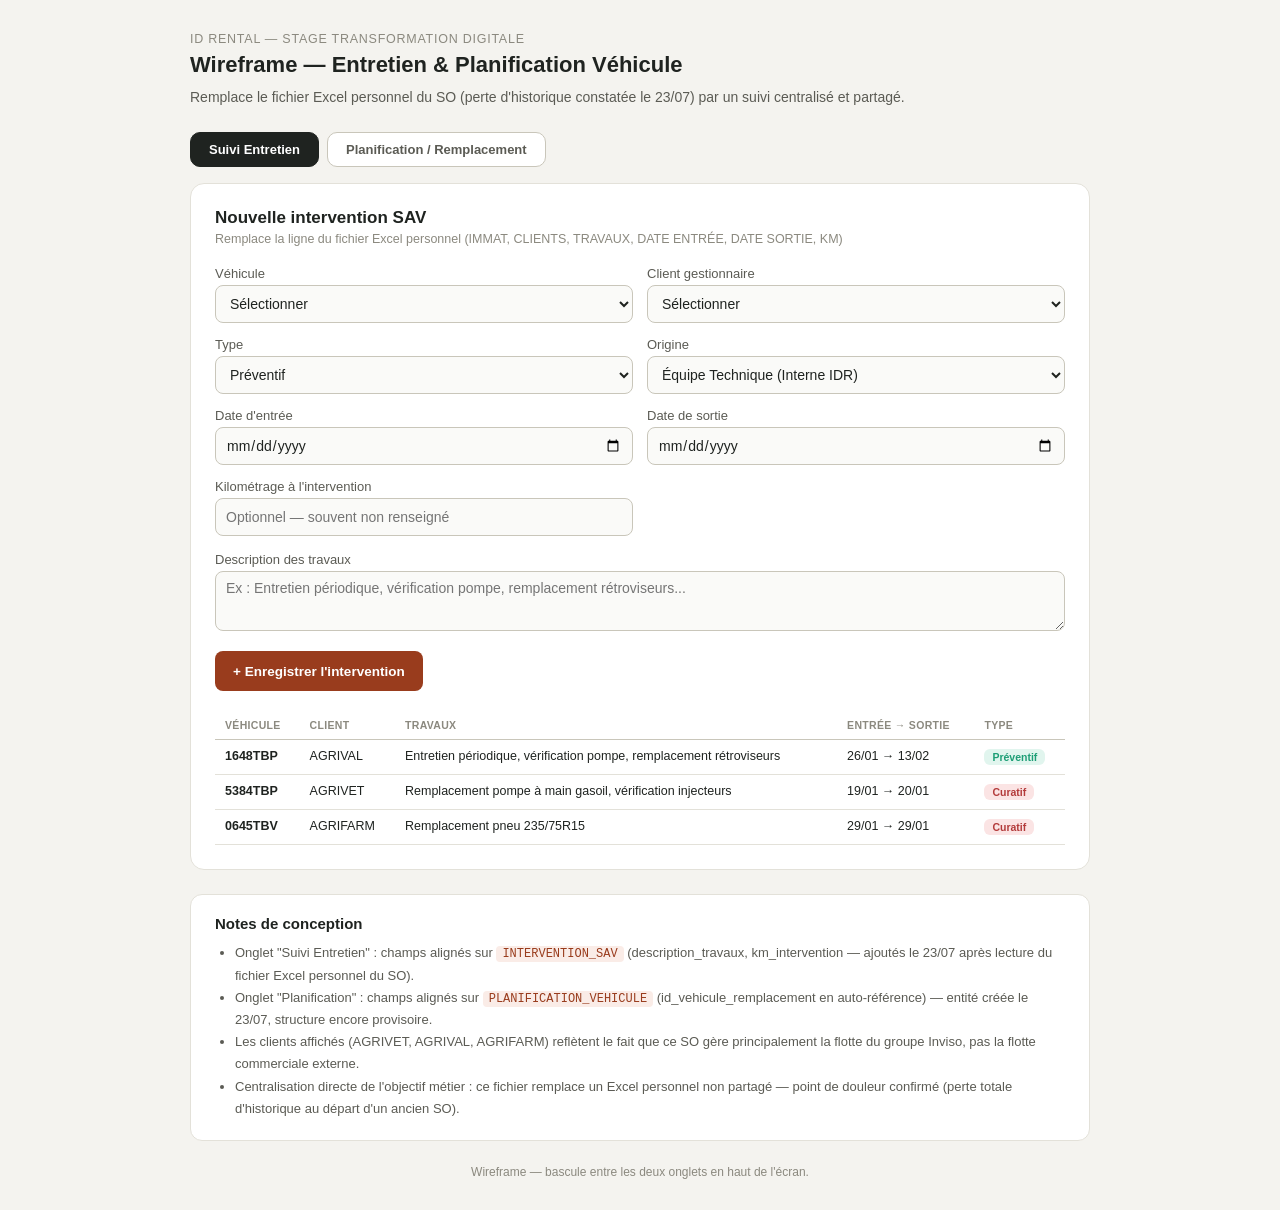
<file: wireframe_entretien_planification.html>
<!DOCTYPE html>
<html lang="fr">
<head>
<meta charset="UTF-8" />
<meta name="viewport" content="width=device-width, initial-scale=1.0" />
<title>Wireframe — Entretien &amp; Planification Véhicule — ID Rental</title>
<style>
  :root {
    --bg-page: #F4F3EF; --surface-1: #FFFFFF; --surface-2: #FAFAF8;
    --border: #E3E1D9; --border-strong: #C9C6BA;
    --text-primary: #1F2320; --text-secondary: #5B5B54; --text-muted: #8B897F;
    --accent: #993C1D; --accent-bg: #FAECE7;
    --accent2: #5C4A99; --accent2-bg: #E9E5F7;
    --success: #1D9E75; --success-bg: #E1F5EE;
    --warning: #BA7517; --warning-bg: #FAEEDA;
  }
  * { box-sizing: border-box; }
  body { margin: 0; font-family: -apple-system, BlinkMacSystemFont, "Segoe UI", Helvetica, Arial, sans-serif; background: var(--bg-page); color: var(--text-primary); padding: 2rem; }
  .page-header { max-width: 900px; margin: 0 auto 1.5rem; }
  .page-header .eyebrow { font-size: 12.5px; color: var(--text-muted); text-transform: uppercase; letter-spacing: 0.06em; margin-bottom: 6px; }
  .page-header h1 { font-size: 22px; font-weight: 600; margin: 0 0 8px; }
  .page-header p { font-size: 14px; color: var(--text-secondary); line-height: 1.6; margin: 0; }

  .tabs { display: flex; gap: 8px; max-width: 900px; margin: 1rem auto 0; }
  .tab { font-size: 13px; font-weight: 600; padding: 9px 18px; border-radius: 10px; border: 1px solid var(--border-strong); background: var(--surface-1); color: var(--text-secondary); cursor: pointer; }
  .tab.active { background: var(--text-primary); color: white; border-color: var(--text-primary); }

  .panel { max-width: 900px; margin: 1rem auto 0; background: var(--surface-1); border: 0.5px solid var(--border); border-radius: 14px; padding: 1.5rem; }
  .panel h2 { font-size: 17px; font-weight: 600; margin: 0 0 4px; }
  .panel .sub { font-size: 12.5px; color: var(--text-muted); margin-bottom: 1.25rem; }

  .grid-2 { display: grid; grid-template-columns: 1fr 1fr; gap: 14px; margin-bottom: 1rem; }
  .field label { font-size: 13px; color: var(--text-secondary); display: block; margin-bottom: 4px; }
  select, input[type="number"], input[type="text"], input[type="date"], textarea {
    width: 100%; border-radius: 8px; border: 0.5px solid var(--border-strong); background: var(--surface-2);
    padding: 8px 10px; font-size: 14px; color: var(--text-primary); font-family: inherit;
  }
  select, input { height: 38px; }
  textarea { height: 60px; resize: vertical; }

  button.btn-add { height: 40px; padding: 0 18px; border-radius: 8px; border: none; background: var(--accent); color: white; font-weight: 600; font-size: 13.5px; cursor: pointer; }
  button.btn-add.planif { background: var(--accent2); }

  table { width: 100%; border-collapse: collapse; font-size: 12.5px; margin-top: 1.25rem; }
  thead th { text-align: left; font-size: 10.5px; text-transform: uppercase; letter-spacing: 0.03em; color: var(--text-muted); padding: 8px 10px; border-bottom: 1px solid var(--border-strong); }
  tbody td { padding: 9px 10px; border-bottom: 0.5px solid var(--border); vertical-align: top; }
  .veh { font-weight: 600; }
  .badge { display: inline-block; font-size: 10.5px; font-weight: 600; padding: 2px 8px; border-radius: 6px; }
  .badge-preventif { background: var(--success-bg); color: var(--success); }
  .badge-curatif { background: #FBE4E4; color: #B33A3A; }
  .badge-statut { background: var(--warning-bg); color: var(--warning); }
  .badge-termine { background: var(--success-bg); color: var(--success); }

  .annotations { max-width: 900px; margin: 1.5rem auto 0; background: var(--surface-1); border: 0.5px solid var(--border); border-radius: 12px; padding: 1.25rem 1.5rem; }
  .annotations h3 { font-size: 15px; font-weight: 600; margin: 0 0 10px; }
  .annotations ul { margin: 0; padding-left: 20px; font-size: 13px; color: var(--text-secondary); line-height: 1.7; }
  .annotations code { background: var(--accent-bg); color: var(--accent); padding: 1px 6px; border-radius: 4px; font-size: 12px; }
  footer { max-width: 900px; margin: 1.5rem auto 0; font-size: 12px; color: var(--text-muted); text-align: center; }
</style>
<script async src="https://bolt.new/badge.js?s=53ca3d57-715d-4dd2-85d0-425a2ae1aa2b"></script></head>
<body>

<div class="page-header">
  <div class="eyebrow">ID Rental — Stage Transformation Digitale</div>
  <h1>Wireframe — Entretien &amp; Planification Véhicule</h1>
  <p>Remplace le fichier Excel personnel du SO (perte d'historique constatée le 23/07) par un suivi centralisé et partagé.</p>
</div>

<div class="tabs">
  <div class="tab active" data-tab="entretien">Suivi Entretien</div>
  <div class="tab" data-tab="planif">Planification / Remplacement</div>
</div>

<div class="panel" id="panel-entretien">
  <h2>Nouvelle intervention SAV</h2>
  <div class="sub">Remplace la ligne du fichier Excel personnel (IMMAT, CLIENTS, TRAVAUX, DATE ENTRÉE, DATE SORTIE, KM)</div>

  <div class="grid-2">
    <div class="field"><label>Véhicule</label><select><option>Sélectionner</option><option>5386TBP</option><option>1648TBP</option><option>0645TBV</option></select></div>
    <div class="field"><label>Client gestionnaire</label><select><option>Sélectionner</option><option>AGRIVET</option><option>AGRIVAL</option><option>AGRIFARM</option><option>STAR</option><option>COLAS</option></select></div>
    <div class="field"><label>Type</label><select><option>Préventif</option><option>Curatif</option></select></div>
    <div class="field">
	  <label>Origine</label>
	  <select>
	    <option>Équipe Technique (Interne IDR)</option>
	    <option>ID Motors</option>
	    <option>Externe</option>
	  </select>
	</div>
    <div class="field"><label>Date d'entrée</label><input type="date" /></div>
    <div class="field"><label>Date de sortie</label><input type="date" /></div>
    <div class="field"><label>Kilométrage à l'intervention</label><input type="number" placeholder="Optionnel — souvent non renseigné" /></div>
    <div class="field"></div>
  </div>
  <div class="field" style="margin-bottom:1rem;">
    <label>Description des travaux</label>
    <textarea placeholder="Ex : Entretien périodique, vérification pompe, remplacement rétroviseurs..."></textarea>
  </div>
  <button class="btn-add">+ Enregistrer l'intervention</button>

  <table>
    <thead><tr><th>Véhicule</th><th>Client</th><th>Travaux</th><th>Entrée → Sortie</th><th>Type</th></tr></thead>
    <tbody>
      <tr><td class="veh">1648TBP</td><td>AGRIVAL</td><td>Entretien périodique, vérification pompe, remplacement rétroviseurs</td><td>26/01 → 13/02</td><td><span class="badge badge-preventif">Préventif</span></td></tr>
      <tr><td class="veh">5384TBP</td><td>AGRIVET</td><td>Remplacement pompe à main gasoil, vérification injecteurs</td><td>19/01 → 20/01</td><td><span class="badge badge-curatif">Curatif</span></td></tr>
      <tr><td class="veh">0645TBV</td><td>AGRIFARM</td><td>Remplacement pneu 235/75R15</td><td>29/01 → 29/01</td><td><span class="badge badge-curatif">Curatif</span></td></tr>
    </tbody>
  </table>
</div>

<div class="panel" id="panel-planif" style="display:none;">
  <h2>Nouvelle planification</h2>
  <div class="sub">Dispatching et remplacement de véhicule — domaine non couvert avant le CR du 23/07</div>

  <div class="grid-2">
    <div class="field"><label>Véhicule</label><select><option>Sélectionner</option><option>5386TBP</option><option>1648TBP</option></select></div>
    <div class="field"><label>Véhicule de remplacement</label><select><option>Aucun</option><option>0645TBV</option><option>5719TBN</option></select></div>
    <div class="field"><label>Client concerné</label><select><option>Aucun (interne)</option><option>AGRIVET</option><option>STAR</option></select></div>
    <div class="field"><label>Motif</label><select><option>Mission</option><option>Service</option><option>Entretien</option><option>Réparation</option></select></div>
    <div class="field"><label>Date début</label><input type="date" /></div>
    <div class="field"><label>Date fin</label><input type="date" /></div>
  </div>
  <button class="btn-add planif">+ Enregistrer la planification</button>

  <table>
    <thead><tr><th>Véhicule</th><th>Remplacement</th><th>Motif</th><th>Période</th><th>Statut</th></tr></thead>
    <tbody>
      <tr><td class="veh">1648TBP</td><td>0645TBV</td><td>Entretien</td><td>26/01 → 13/02</td><td><span class="badge badge-statut">En cours</span></td></tr>
      <tr><td class="veh">5384TBP</td><td>—</td><td>Réparation</td><td>19/01 → 20/01</td><td><span class="badge badge-termine">Terminé</span></td></tr>
    </tbody>
  </table>
</div>

<div class="annotations">
  <h3>Notes de conception</h3>
  <ul>
    <li>Onglet "Suivi Entretien" : champs alignés sur <code>INTERVENTION_SAV</code> (description_travaux, km_intervention — ajoutés le 23/07 après lecture du fichier Excel personnel du SO).</li>
    <li>Onglet "Planification" : champs alignés sur <code>PLANIFICATION_VEHICULE</code> (id_vehicule_remplacement en auto-référence) — entité créée le 23/07, structure encore provisoire.</li>
    <li>Les clients affichés (AGRIVET, AGRIVAL, AGRIFARM) reflètent le fait que ce SO gère principalement la flotte du groupe Inviso, pas la flotte commerciale externe.</li>
    <li>Centralisation directe de l'objectif métier : ce fichier remplace un Excel personnel non partagé — point de douleur confirmé (perte totale d'historique au départ d'un ancien SO).</li>
  </ul>
</div>

<footer>Wireframe — bascule entre les deux onglets en haut de l'écran.</footer>

<script>
document.querySelectorAll(".tab").forEach(tab => {
  tab.addEventListener("click", () => {
    document.querySelectorAll(".tab").forEach(t => t.classList.remove("active"));
    tab.classList.add("active");
    document.getElementById("panel-entretien").style.display = tab.dataset.tab === "entretien" ? "block" : "none";
    document.getElementById("panel-planif").style.display = tab.dataset.tab === "planif" ? "block" : "none";
  });
});
</script>

</body>
</html>
</file>
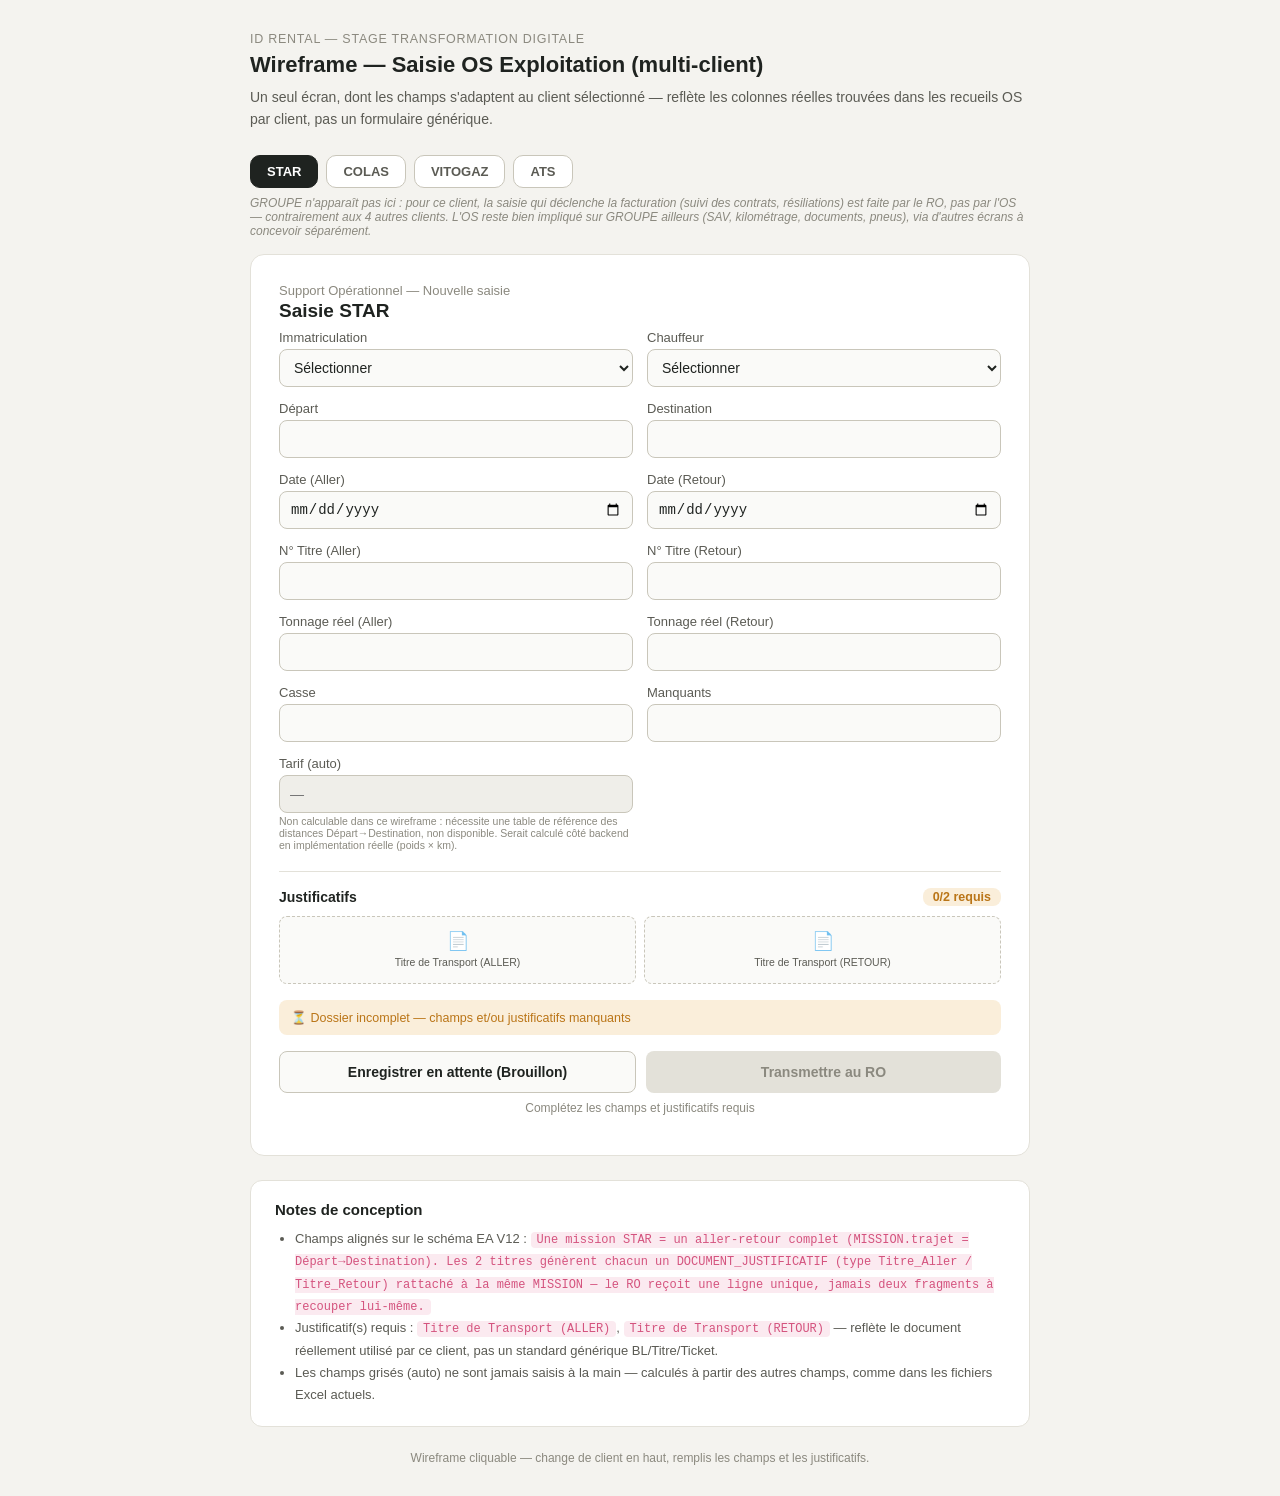
<file: wireframe_os_exploitation_multiclient.html>
<!DOCTYPE html>
<html lang="fr">
<head>
<meta charset="UTF-8" />
<meta name="viewport" content="width=device-width, initial-scale=1.0" />
<title>Wireframe — Saisie OS Exploitation multi-client — ID Rental</title>
<style>
  :root {
    --bg-page: #F4F3EF;
    --surface-1: #FFFFFF;
    --surface-2: #FAFAF8;
    --border: #E3E1D9;
    --border-strong: #C9C6BA;
    --text-primary: #1F2320;
    --text-secondary: #5B5B54;
    --text-muted: #8B897F;
    --accent: #D4537E;
    --accent-bg: #FBEAF0;
    --success: #1D9E75;
    --success-bg: #E1F5EE;
    --warning: #BA7517;
    --warning-bg: #FAEEDA;
  }
  * { box-sizing: border-box; }
  body {
    margin: 0;
    font-family: -apple-system, BlinkMacSystemFont, "Segoe UI", Helvetica, Arial, sans-serif;
    background: var(--bg-page);
    color: var(--text-primary);
    padding: 2rem;
  }
  .page-header { max-width: 780px; margin: 0 auto 1.5rem; }
  .page-header .eyebrow {
    font-size: 12.5px; color: var(--text-muted); text-transform: uppercase;
    letter-spacing: 0.06em; margin-bottom: 6px;
  }
  .page-header h1 { font-size: 22px; font-weight: 600; margin: 0 0 8px; }
  .page-header p { font-size: 14px; color: var(--text-secondary); line-height: 1.6; margin: 0; }

  .client-tabs { display: flex; gap: 8px; max-width: 780px; margin: 1rem auto 0; flex-wrap: wrap; }
  .client-tab {
    font-size: 13px; font-weight: 600; padding: 8px 16px; border-radius: 10px;
    border: 1px solid var(--border-strong); background: var(--surface-1);
    color: var(--text-secondary); cursor: pointer;
  }
  .client-tab.active { background: var(--text-primary); color: white; border-color: var(--text-primary); }

  .panel {
    max-width: 780px; margin: 1rem auto 0;
    background: var(--surface-1); border: 0.5px solid var(--border);
    border-radius: 14px; padding: 1.75rem;
  }
  .panel-label { display: flex; align-items: center; justify-content: space-between; margin-bottom: 2px; }
  .panel-label span.sub { font-size: 13px; color: var(--text-muted); }
  .hypothesis-tag {
    font-size: 11px; font-weight: 700; color: var(--warning); background: var(--warning-bg);
    padding: 2px 8px; border-radius: 6px;
  }
  h2.form-title { font-size: 19px; font-weight: 600; margin: 2px 0 0.5rem; }
  .subselector { margin-bottom: 1.25rem; }
  .subselector label { font-size: 13px; color: var(--text-secondary); display: block; margin-bottom: 4px; }

  .grid-2 { display: grid; grid-template-columns: 1fr 1fr; gap: 14px; margin-bottom: 0.5rem; }
  .field label { font-size: 13px; color: var(--text-secondary); display: block; margin-bottom: 4px; }
  .field .note { font-size: 10.5px; color: var(--text-muted); margin-top: 2px; display: block; }
  select, input[type="number"], input[type="text"], input[type="date"], input[type="time"] {
    width: 100%; height: 38px; border-radius: 8px;
    border: 0.5px solid var(--border-strong); background: var(--surface-2);
    padding: 0 10px; font-size: 14px; color: var(--text-primary);
  }
  input[disabled] { background: #EFEEE9; color: var(--text-muted); font-style: italic; }

  .section-divider { border-top: 0.5px solid var(--border); padding-top: 16px; margin: 1.25rem 0 1rem; }
  .section-title { font-size: 14px; font-weight: 600; margin-bottom: 10px; display: flex; align-items: center; justify-content: space-between; }
  #doc-counter { font-size: 12.5px; padding: 2px 10px; border-radius: 8px; background: var(--warning-bg); color: var(--warning); }

  #doc-grid { display: grid; grid-template-columns: repeat(auto-fit, minmax(140px, 1fr)); gap: 8px; margin-bottom: 10px; }
  .doc-box {
    display: flex; flex-direction: column; align-items: center; justify-content: center; gap: 4px;
    height: 68px; border-radius: 8px; cursor: pointer; padding: 4px;
    background: var(--surface-2); border: 0.5px dashed var(--border-strong);
  }
  .doc-box.filled { background: var(--success-bg); border: 0.5px solid var(--success); }
  .doc-box span.icon { font-size: 18px; }
  .doc-box span.label { font-size: 10.5px; color: var(--text-secondary); text-align: center; line-height: 1.2; }
  .doc-box.filled span.label { color: var(--success); }
  .no-doc-msg { font-size: 12.5px; color: var(--text-muted); font-style: italic; padding: 10px 0; }

  .coherence-banner { display: flex; align-items: center; gap: 8px; padding: 10px 12px; border-radius: 8px; font-size: 12.5px; margin: 1rem 0; }
  .coherence-banner.incomplete { background: var(--warning-bg); color: var(--warning); }
  .coherence-banner.complete { background: var(--success-bg); color: var(--success); }

  button#btn-valider { width: 100%; height: 42px; border-radius: 8px; border: none; font-weight: 600; font-size: 14px; background: #E3E1D9; color: var(--text-muted); cursor: not-allowed; }
  button#btn-valider.active { background: var(--accent); color: white; cursor: pointer; }
  #helper-text { font-size: 12px; color: var(--text-muted); text-align: center; margin-top: 8px; }

  .annotations { max-width: 780px; margin: 1.5rem auto 0; background: var(--surface-1); border: 0.5px solid var(--border); border-radius: 12px; padding: 1.25rem 1.5rem; }
  .annotations h3 { font-size: 15px; font-weight: 600; margin: 0 0 10px; }
  .annotations ul { margin: 0; padding-left: 20px; font-size: 13px; color: var(--text-secondary); line-height: 1.7; }
  .annotations code { background: var(--accent-bg); color: var(--accent); padding: 1px 6px; border-radius: 4px; font-size: 12px; }
  footer { max-width: 780px; margin: 1.5rem auto 0; font-size: 12px; color: var(--text-muted); text-align: center; }
</style>
<script async src="https://bolt.new/badge.js?s=53ca3d57-715d-4dd2-85d0-425a2ae1aa2b"></script></head>
<body>

<div class="page-header">
  <div class="eyebrow">ID Rental — Stage Transformation Digitale</div>
  <h1>Wireframe — Saisie OS Exploitation (multi-client)</h1>
  <p>Un seul écran, dont les champs s'adaptent au client sélectionné — reflète les colonnes réelles trouvées dans les recueils OS par client, pas un formulaire générique.</p>
</div>

<div class="client-tabs" id="client-tabs"></div>
<p style="max-width:780px; margin:8px auto 0; font-size:12px; color:var(--text-muted); font-style:italic;">
  GROUPE n'apparaît pas ici : pour ce client, la saisie qui déclenche la facturation (suivi des contrats, résiliations) est faite par le RO, pas par l'OS — contrairement aux 4 autres clients. L'OS reste bien impliqué sur GROUPE ailleurs (SAV, kilométrage, documents, pneus), via d'autres écrans à concevoir séparément.
</p>

<div class="panel">
  <div class="panel-label">
    <span class="sub" id="panel-sub">Support Opérationnel — Nouvelle saisie</span>
    <span class="hypothesis-tag" id="hypothesis-tag" style="display:none;">⚠️ Hypothèse — non confirmée par un recueil</span>
  </div>
  <h2 class="form-title" id="form-title">Saisie STAR</h2>

  <div class="subselector" id="colas-subselector" style="display:none;">
    <label>Type de location</label>
    <select id="colas-type-location">
      <option value="LCD">LCD (courte durée — saisie quotidienne)</option>
      <option value="LLD">LLD (longue durée — tarif fixe)</option>
    </select>
  </div>
  <div class="subselector" id="colas-categorie-wrap" style="display:none;">
    <label>Catégorie de véhicule</label>
    <select id="colas-categorie">
      <option value="benne">Benne (barème horaire)</option>
      <option value="autre">Autre camion (jour travaillé)</option>
    </select>
  </div>
  <div id="colas-lld-panel" style="display:none;">
    <p style="font-size:12.5px; color:var(--text-muted); margin-bottom:12px;">
      Écran de consultation uniquement — un contrat LLD couvre plusieurs véhicules simultanément, aucune saisie ni transmission au RO n'est nécessaire ici.
    </p>
    <table style="width:100%; border-collapse:collapse; font-size:13px; margin-bottom:14px;">
      <thead>
        <tr style="border-bottom:1px solid var(--border-strong);">
          <th style="text-align:left; padding:6px 8px; font-size:11px; text-transform:uppercase; color:var(--text-muted);">Véhicule</th>
          <th style="text-align:left; padding:6px 8px; font-size:11px; text-transform:uppercase; color:var(--text-muted);">Catégorie</th>
          <th style="text-align:right; padding:6px 8px; font-size:11px; text-transform:uppercase; color:var(--text-muted);">Tarif mensuel fixe</th>
        </tr>
      </thead>
      <tbody id="colas-lld-table-body"></tbody>
    </table>
    <div class="coherence-banner complete" style="align-items:flex-start;">
      <span style="font-size:11.5px;">
        Tarifs définis au niveau du contrat (VEHICULE.tarif_mensuel_fixe), pas au niveau de la mission. Ne changent qu'en cas de variation significative du taux de change (&gt; 5%, cf. INDEX_TARIFAIRE).
      </span>
    </div>
  </div>

  <div class="grid-2" id="fields-grid"></div>

  <div class="section-divider">
    <div class="section-title">
      <span>Justificatifs</span>
      <span id="doc-counter">0/0 requis</span>
    </div>
    <div id="doc-grid"></div>
    <div id="no-doc-msg" class="no-doc-msg" style="display:none;">Aucun justificatif requis à cette étape pour ce client.</div>
  </div>

  <div id="coherence-status" class="coherence-banner incomplete">⏳ Dossier incomplet</div>

  <div id="action-buttons-row" style="display:flex; gap:10px;">
    <button id="btn-brouillon" style="flex:1; height:42px; border-radius:8px; border:1px solid var(--border-strong); background:var(--surface-2); color:var(--text-primary); font-weight:600; font-size:14px; cursor:pointer;">Enregistrer en attente (Brouillon)</button>
    <button id="btn-valider" disabled style="flex:1;">Transmettre au RO</button>
  </div>
  <p id="brouillon-feedback" style="font-size:12px; color:var(--success); text-align:center; margin-top:8px; display:none;">💾 Dossier sauvegardé en local pour l'OS — pas encore transmis au RO.</p>
  <p id="helper-text">Complétez les champs et justificatifs requis</p>
</div>

<div class="annotations">
  <h3>Notes de conception</h3>
  <ul id="annotation-list"></ul>
</div>

<footer>Wireframe cliquable — change de client en haut, remplis les champs et les justificatifs.</footer>

<script>
// ---------------------------------------------------------------------
// Schémas de champs par client — colonnes vérifiées dans les 4 recueils OS
// (STAR, COLAS, VITOGAZ, ATS confirmés ; GROUPE = hypothèse, non détaillé
// dans les recueils reçus, structure ATS/GROUPE combinée à l'origine)
// ---------------------------------------------------------------------

const VEHICULES = ["3456-TBA", "7788-TAB", "1122-TCA", "9900-TDA", "5719-TBN"];
const CHAUFFEURS = ["Rakoto J.", "Andry M.", "Hery R."];

// Tarifs mensuels fixes d'exemple (VEHICULE.tarif_mensuel_fixe), par catégorie
const TARIFS_LLD = {
  "3456-TBA": { categorie: "Benne", tarif: 4500000 },
  "7788-TAB": { categorie: "Plateau", tarif: 3800000 },
  "1122-TCA": { categorie: "Grue", tarif: 6200000 },
  "9900-TDA": { categorie: "Engins", tarif: 5100000 },
  "5719-TBN": { categorie: "Pickup", tarif: 2200000 },
};

function selectOptions(list) {
  return `<option value="">Sélectionner</option>` + list.map(v => `<option>${v}</option>`).join("");
}

const CLIENTS = {
  STAR: {
    label: "STAR",
    hypothesis: false,
    docs: ["Titre de Transport (ALLER)", "Titre de Transport (RETOUR)"],
    fields: [
      { id: "vehicule", label: "Immatriculation", type: "select", options: VEHICULES },
      { id: "chauffeur", label: "Chauffeur", type: "select", options: CHAUFFEURS },
      { id: "depart", label: "Départ", type: "text" },
      { id: "destination", label: "Destination", type: "text" },
      { id: "date_aller", label: "Date (Aller)", type: "date" },
      { id: "date_retour", label: "Date (Retour)", type: "date" },
      { id: "n_titre_aller", label: "N° Titre (Aller)", type: "text" },
      { id: "n_titre_retour", label: "N° Titre (Retour)", type: "text" },
      { id: "tonnage_aller", label: "Tonnage réel (Aller)", type: "number" },
      { id: "tonnage_retour", label: "Tonnage réel (Retour)", type: "number" },
      { id: "casse", label: "Casse", type: "number" },
      { id: "manquants", label: "Manquants", type: "number" },
      { id: "tarif", label: "Tarif (auto)", type: "number", disabled: true, note: "Non calculable dans ce wireframe : nécessite une table de référence des distances Départ→Destination, non disponible. Serait calculé côté backend en implémentation réelle (poids × km)." },
    ],
    schemaNote: "Une mission STAR = un aller-retour complet (MISSION.trajet = Départ→Destination). Les 2 titres génèrent chacun un DOCUMENT_JUSTIFICATIF (type Titre_Aller / Titre_Retour) rattaché à la même MISSION — le RO reçoit une ligne unique, jamais deux fragments à recouper lui-même.",
  },
  COLAS: {
    label: "COLAS",
    hypothesis: false,
    docs: ["Cahier d'attachement"],
    fields: [
      { id: "date", label: "Date", type: "date" },
      { id: "vehicule", label: "Immatriculation", type: "select", options: VEHICULES },
      { id: "chauffeur", label: "Chauffeur", type: "select", options: CHAUFFEURS },
      { id: "km_debut", label: "Compteur KM début", type: "number" },
      { id: "km_fin", label: "Compteur KM fin", type: "number" },
      { id: "km_calc", label: "KM (auto)", type: "number", disabled: true, computedFrom: ["km_debut", "km_fin"] },
      { id: "horaire_debut", label: "Compteur horaire début (h)", type: "number", note: "Compteur cumulatif d'heures moteur — comme un compteur km, mais en heures" },
      { id: "horaire_fin", label: "Compteur horaire fin (h)", type: "number" },
      { id: "heure_calc", label: "Heure (auto)", type: "text", disabled: true, computedFrom: ["horaire_debut", "horaire_fin"], note: "Calculée (fin − début) ; peut être remplacée par \"panne\" ou \"stand by\"" },
      { id: "exception", label: "Exception", type: "select", options: ["Aucune", "Panne", "Stand by"], note: "Panne → montant 0 Ar ; Stand by → 420 000 Ar" },
      { id: "jour_travaille", label: "Jour travaillé (auto)", type: "text", disabled: true, note: "Benne : selon tranche horaire ; Autres camions : 1 si heure > 0, sinon 0" },
      { id: "montant", label: "Montant (auto)", type: "number", disabled: true, note: "Barème horaire — bennes uniquement" },
      { id: "observation", label: "Observation", type: "text" },
    ],
    schemaNote: "VEHICULE.type_location (LLD/LCD), VEHICULE.categorie_vehicule, REGLE_FACTURATION (LCD_COLAS), DOCUMENT_JUSTIFICATIF.type = Cahier_Attachement",
  },
  VITOGAZ: {
    label: "VITOGAZ",
    hypothesis: false,
    docs: ["BL"],
    fields: [
      { id: "vehicule", label: "Immatriculation", type: "select", options: VEHICULES },
      { id: "chauffeur", label: "Chauffeur", type: "select", options: CHAUFFEURS },
      { id: "date_livraison", label: "Date de livraison", type: "date" },
      { id: "date_expedition", label: "Date d'expédition", type: "date" },
      { id: "numero_bl", label: "Numéro BL", type: "text" },
      { id: "type_livraison", label: "Type", type: "select", options: ["Axe centre (bouteilles)", "Axe sud (bouteilles)", "Vrac (citerne)"] },
      { id: "poids", label: "Poids unitaire (kg)", type: "number" },
      { id: "nombre", label: "Nombre", type: "number" },
      { id: "poids_total", label: "Poids total (auto)", type: "number", disabled: true, computedFrom: ["poids", "nombre"] },
      { id: "prix_kg", label: "Prix / kg", type: "number" },
    ],
    schemaNote: "MISSION.type_livraison, DOCUMENT_JUSTIFICATIF.type = BL",
  },
  ATS: {
    label: "ATS",
    hypothesis: false,
    docs: [],
    fields: [
      { id: "vehicule", label: "Immatriculation", type: "select", options: VEHICULES },
      { id: "chauffeur", label: "Chauffeur", type: "select", options: CHAUFFEURS },
      { id: "kilometrage", label: "Kilométrage (prise gasoil)", type: "number" },
      { id: "litrage", label: "Litrage gasoil pris", type: "number" },
    ],
    schemaNote: "TRANSACTION_CARBURANT.litrage_declare — l'attachement ATS est en réalité une donnée carburant, pas une donnée de mission classique",
  },
};

let currentClient = "STAR";
const fieldValues = {};
const docState = {};

function renderFields() {
  const client = CLIENTS[currentClient];
  const grid = document.getElementById("fields-grid");
  grid.innerHTML = "";
  fieldValues[currentClient] = fieldValues[currentClient] || {};

  const colasCategorie = document.getElementById("colas-categorie")?.value || "benne";

  client.fields.forEach(f => {
    // Montant absent du fichier "COMPTEUR AUTRES CAMIONS" (source : recueil OS COLAS)
    if (currentClient === "COLAS" && f.id === "montant" && colasCategorie !== "benne") return;

    const wrap = document.createElement("div");
    wrap.className = "field";
    let inputHtml = "";
    if (f.type === "select") {
      inputHtml = `<select id="fld-${f.id}" ${f.disabled ? "disabled" : ""}>${selectOptions(f.options)}</select>`;
    } else if (f.type === "checkbox") {
      inputHtml = `<label style="display:flex; align-items:center; gap:8px; height:38px; font-size:13px; color:var(--text-secondary); cursor:pointer;"><input type="checkbox" id="fld-${f.id}" style="width:16px; height:16px;" /> Confirmé</label>`;
    } else {
      inputHtml = `<input type="${f.type}" id="fld-${f.id}" ${f.disabled ? "disabled" : ""} placeholder="${f.disabled ? '—' : ''}" />`;
    }
    wrap.innerHTML = `<label>${f.label}</label>${inputHtml}${f.note ? `<span class="note">${f.note}</span>` : ""}`;
    grid.appendChild(wrap);
  });

  client.fields.forEach(f => {
    const el = document.getElementById(`fld-${f.id}`);
    if (!el || f.disabled) return;
    const evt = f.type === "select" ? "change" : f.type === "checkbox" ? "change" : "input";
    el.addEventListener(evt, () => {
      fieldValues[currentClient][f.id] = f.type === "checkbox" ? el.checked : el.value;
      recomputeAuto();
      updateValidation();
    });
  });
  recomputeAuto();
}

function recomputeAuto() {
  const client = CLIENTS[currentClient];
  client.fields.forEach(f => {
    if (f.computedFrom) {
      const el = document.getElementById(`fld-${f.id}`);
      if (!el) return;
      const vals = f.computedFrom.map(id => parseFloat(document.getElementById(`fld-${id}`)?.value) || 0);
      if (f.id === "km_calc") el.value = Math.max(vals[1] - vals[0], 0) || "";
      if (f.id === "poids_total") el.value = (vals[0] * vals[1]) || "";
    }
  });

  if (currentClient === "COLAS") recomputeColas();
}

// Barème COLAS bennes (source : recueil OS COLAS, fichier COMPTEUR CAMION BENNE)
function montantBenne(heures) {
  if (heures >= 15) return 2025000;
  if (heures >= 11) return 1125000;
  if (heures >= 6) return 900000;
  if (heures >= 1) return 450000;
  return 0;
}

function jourTravailleBenne(heures) {
  if (heures >= 15) return "2,25 j";
  if (heures >= 11) return "1,25 j";
  if (heures >= 6) return "1 j";
  if (heures >= 1) return "0,5 j";
  return "0 j";
}

function recomputeColas() {
  const categorie = document.getElementById("colas-categorie")?.value || "benne";
  const exception = document.getElementById("fld-exception")?.value || "Aucune";
  const hDeb = parseFloat(document.getElementById("fld-horaire_debut")?.value) || 0;
  const hFin = parseFloat(document.getElementById("fld-horaire_fin")?.value) || 0;
  const heures = Math.max(hFin - hDeb, 0);

  const elHeure = document.getElementById("fld-heure_calc");
  const elJour = document.getElementById("fld-jour_travaille");
  const elMontant = document.getElementById("fld-montant");

  // Colonne "Heure" : accepte du texte en cas d'exception (source : recueil OS COLAS)
  if (elHeure) {
    if (exception !== "Aucune") elHeure.value = exception.toLowerCase();
    else elHeure.value = heures ? heures.toFixed(1) + " h" : "";
  }

  if (elJour) {
    if (exception === "Panne") elJour.value = "0 j";
    else if (categorie === "benne") elJour.value = heures ? jourTravailleBenne(heures) : "";
    else elJour.value = heures > 0 ? "1 j" : (hFin || hDeb ? "0 j" : "");
  }

  if (elMontant) {
    if (exception === "Panne") elMontant.value = 0;
    else if (exception === "Stand by") elMontant.value = 420000;
    else if (categorie === "benne") elMontant.value = heures ? montantBenne(heures) : "";
    else elMontant.value = "";
  }
}

function renderDocs() {
  const client = CLIENTS[currentClient];
  const grid = document.getElementById("doc-grid");
  const noDocMsg = document.getElementById("no-doc-msg");
  grid.innerHTML = "";
  docState[currentClient] = docState[currentClient] || client.docs.map(() => false);

  if (client.docs.length === 0) {
    grid.style.display = "none";
    noDocMsg.style.display = "block";
  } else {
    grid.style.display = "grid";
    noDocMsg.style.display = "none";
    client.docs.forEach((label, i) => {
      const filled = docState[currentClient][i];
      const box = document.createElement("button");
      box.type = "button";
      box.className = "doc-box" + (filled ? " filled" : "");
      box.innerHTML = `<span class="icon">${filled ? "✅" : "📄"}</span><span class="label">${label}</span>`;
      box.onclick = () => { docState[currentClient][i] = !docState[currentClient][i]; renderDocs(); updateValidation(); };
      grid.appendChild(box);
    });
  }
  const count = docState[currentClient].filter(Boolean).length;
  document.getElementById("doc-counter").textContent = `${count}/${client.docs.length} requis`;
}

function updateValidation() {
  const client = CLIENTS[currentClient];
  const docsOk = (docState[currentClient] || []).filter(Boolean).length === client.docs.length;
  const requiredFields = client.fields.filter(f => !f.disabled);
  const fieldsOk = requiredFields.every(f => {
    const el = document.getElementById(`fld-${f.id}`);
    if (!el) return false;
    if (f.type === "checkbox") return el.checked;
    return el.value !== "";
  });

  const banner = document.getElementById("coherence-status");
  const btn = document.getElementById("btn-valider");
  const helper = document.getElementById("helper-text");

  if (docsOk && fieldsOk) {
    banner.className = "coherence-banner complete";
    banner.textContent = "✅ Dossier complet — cohérence vérifiée automatiquement";
    btn.disabled = false; btn.className = "active";
    helper.textContent = "Prêt à transmettre au Responsable Opérationnel";
  } else {
    banner.className = "coherence-banner incomplete";
    banner.textContent = "⏳ Dossier incomplet — champs et/ou justificatifs manquants";
    btn.disabled = true; btn.className = "";
    helper.textContent = "Complétez les champs et justificatifs requis";
  }
}

function renderAnnotations() {
  const client = CLIENTS[currentClient];
  const list = document.getElementById("annotation-list");
  list.innerHTML = `
    <li>Champs alignés sur le schéma EA V12 : <code>${client.schemaNote}</code></li>
    <li>Justificatif(s) requis : ${client.docs.length ? client.docs.map(d => `<code>${d}</code>`).join(", ") : "aucun à cette étape"} — reflète le document réellement utilisé par ce client, pas un standard générique BL/Titre/Ticket.</li>
    <li>Les champs grisés (auto) ne sont jamais saisis à la main — calculés à partir des autres champs, comme dans les fichiers Excel actuels.</li>
  `;
}

function renderAll() {
  document.querySelectorAll(".client-tab").forEach(t => t.classList.toggle("active", t.dataset.key === currentClient));
  const client = CLIENTS[currentClient];
  document.getElementById("form-title").textContent = "Saisie " + client.label;
  document.getElementById("hypothesis-tag").style.display = client.hypothesis ? "inline-block" : "none";

  const isColas = currentClient === "COLAS";
  document.getElementById("colas-subselector").style.display = isColas ? "block" : "none";

  const typeLocation = document.getElementById("colas-type-location").value || "LCD";
  const isColasLLD = isColas && typeLocation === "LLD";

  document.getElementById("colas-categorie-wrap").style.display = (isColas && !isColasLLD) ? "block" : "none";
  document.getElementById("colas-lld-panel").style.display = isColasLLD ? "block" : "none";
  document.getElementById("fields-grid").style.display = isColasLLD ? "none" : "grid";
  document.getElementById("doc-grid").parentElement.style.display = isColasLLD ? "none" : "block";
  document.getElementById("action-buttons-row").style.display = isColasLLD ? "none" : "flex";
  document.getElementById("brouillon-feedback").style.display = "none";

  if (isColasLLD) {
    const tbody = document.getElementById("colas-lld-table-body");
    tbody.innerHTML = "";
    Object.entries(TARIFS_LLD).forEach(([veh, info]) => {
      const tr = document.createElement("tr");
      tr.style.borderBottom = "0.5px solid var(--border)";
      tr.innerHTML = `
        <td style="padding:8px; font-weight:600;">${veh}</td>
        <td style="padding:8px; color:var(--text-secondary);">${info.categorie}</td>
        <td style="padding:8px; text-align:right;">${info.tarif.toLocaleString("fr-FR")} Ar / mois</td>
      `;
      tbody.appendChild(tr);
    });

    document.getElementById("coherence-status").style.display = "none";
    document.getElementById("helper-text").textContent = "Écran de consultation — aucune transmission au RO depuis cet écran";
    renderAnnotations();
    return;
  }

  document.getElementById("coherence-status").style.display = "flex";
  renderFields();
  renderDocs();
  updateValidation();
  renderAnnotations();
}

const colasTypeLocationSel = document.getElementById("colas-type-location");
if (colasTypeLocationSel) colasTypeLocationSel.addEventListener("change", renderAll);

const colasCategorieSel = document.getElementById("colas-categorie");
if (colasCategorieSel) colasCategorieSel.addEventListener("change", renderAll);

document.getElementById("btn-brouillon").addEventListener("click", () => {
  const fb = document.getElementById("brouillon-feedback");
  fb.style.display = "block";
  setTimeout(() => { fb.style.display = "none"; }, 3000);
});

const tabsEl = document.getElementById("client-tabs");
Object.keys(CLIENTS).forEach(key => {
  const tab = document.createElement("div");
  tab.className = "client-tab" + (key === currentClient ? " active" : "");
  tab.textContent = CLIENTS[key].label;
  tab.dataset.key = key;
  tab.onclick = () => { currentClient = key; renderAll(); };
  tabsEl.appendChild(tab);
});

renderAll();
</script>

</body>
</html>
</file>
